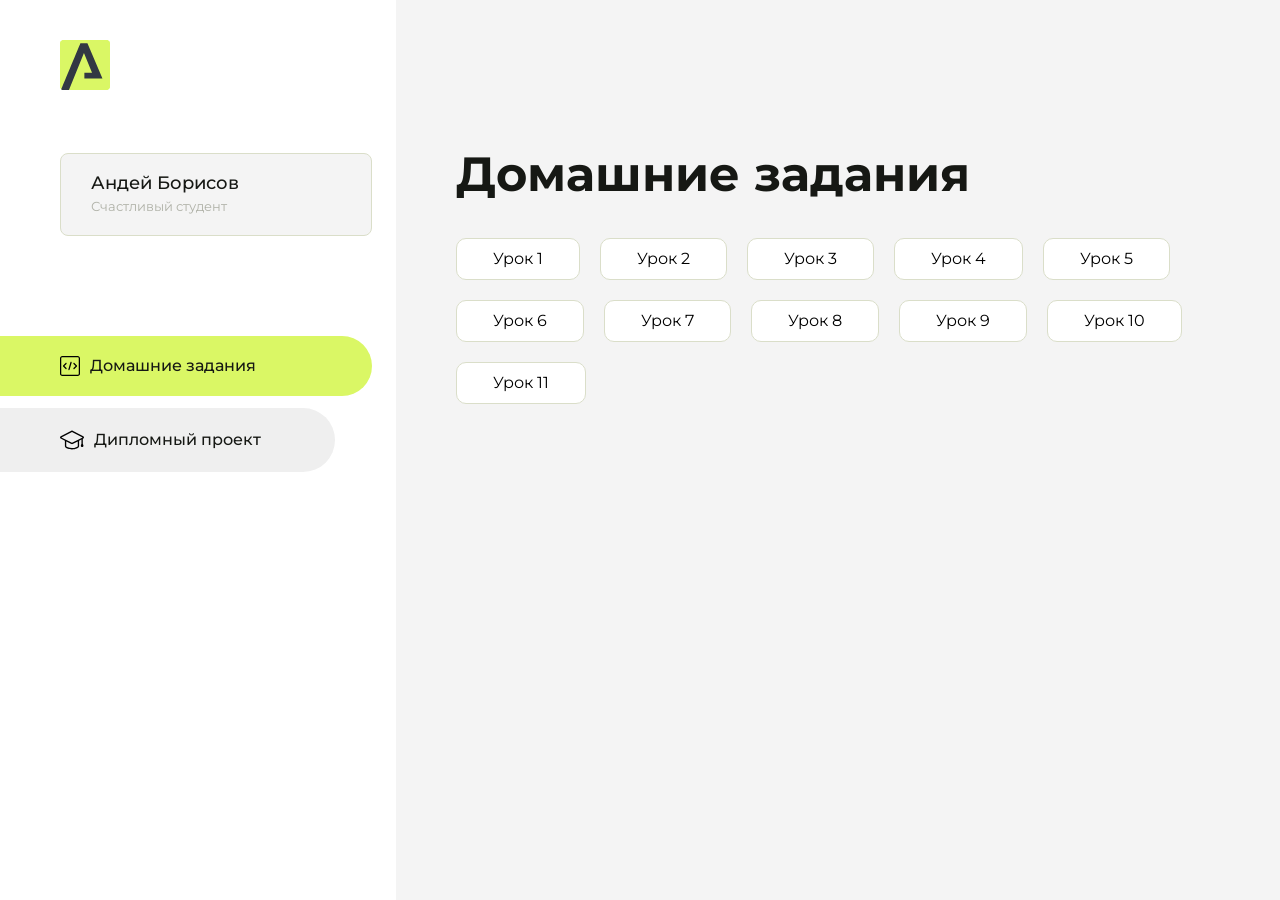
<file: index.html>
<!DOCTYPE html>
<html lang="en">
<head>
    <meta charset="UTF-8">
    <meta name="viewport" content="width=device-width, initial-scale=1.0">
    <title>Домашняя работа</title>
    <link rel="shortcut icon" href="src/logo.ico" type="image/x-icon">
    <link rel="preconnect" href="https://fonts.googleapis.com">
    <link rel="preconnect" href="https://fonts.gstatic.com" crossorigin>
    <link href="https://fonts.googleapis.com/css2?family=Montserrat:wght@400;500;700&family=Rubik:wght@500&display=swap"
          rel="stylesheet">
    <link rel="stylesheet" href="src/style.css">
</head>
<body id="body">
<div class="overlay" id="overlay"></div>
<div class="layout">
    <div class="burger" id="burger">
        <svg viewBox="0 0 24 24" fill="none" xmlns="http://www.w3.org/2000/svg">
            <g id="SVGRepo_bgCarrier" stroke-width="0"></g>
            <g id="SVGRepo_tracerCarrier" stroke-linecap="round" stroke-linejoin="round"></g>
            <g id="SVGRepo_iconCarrier">
                <path d="M4 18L20 18" stroke="#DAF765" stroke-width="2" stroke-linecap="round"></path>
                <path d="M4 12L20 12" stroke="#DAF765" stroke-width="2" stroke-linecap="round"></path>
                <path d="M4 6L20 6" stroke="#DAF765" stroke-width="2" stroke-linecap="round"></path>
            </g>
        </svg>
    </div>
    <aside class="sidebar" id="sidebar">
        <div class="sidebar__inner">
            <div class="logo">
                <svg width="50" height="50" viewBox="0 0 50 50" fill="none" xmlns="http://www.w3.org/2000/svg">
                    <g clip-path="url(#clip0_513_74730)">
                        <path d="M46.17 -0.257004H3.83C1.57281 -0.257004 -0.257 1.57281 -0.257 3.83V46.17C-0.257 48.4272 1.57281 50.257 3.83 50.257H46.17C48.4272 50.257 50.257 48.4272 50.257 46.17V3.83C50.257 1.57281 48.4272 -0.257004 46.17 -0.257004Z"
                              fill="#DAF765"/>
                        <path d="M24.375 38.4H42.461L27.441 3.1585H20.4355C20.4355 3.1585 6.7895 35.881 1.1945 49.294C2.015 50.0275 3.0945 50.257 3.6945 50.257H8.8445L23.954 13.07L32.0465 32.8285H24.375V38.4Z"
                              fill="#323843"/>
                    </g>
                    <defs>
                        <clipPath id="clip0_513_74730">
                            <rect width="50" height="50" fill="white"/>
                        </clipPath>
                    </defs>
                </svg>
            </div>
            <div class="sidebar__user">
                <div class="sidebar__name">Андей Борисов</div>
                <div class="sidebar__text">Счастливый студент</div>
            </div>
            <div class="sidebar__tabs">
                <div class="sidebar__item">
                    <button class="sidebar__button active" id="tasks">
                        <svg xmlns="http://www.w3.org/2000/svg" width="20" height="20" viewBox="0 0 20 20" fill="none">
                            <g clip-path="url(#clip0_704_74543)">
                                <path d="M17.7083 20H2.29167C1.0275 20 0 18.9725 0 17.7083V2.29167C0 1.0275 1.0275 0 2.29167 0H17.7083C18.9725 0 20 1.0275 20 2.29167V17.7083C20 18.9725 18.9725 20 17.7083 20ZM2.29167 1.25C1.7175 1.25 1.25 1.7175 1.25 2.29167V17.7083C1.25 18.2825 1.7175 18.75 2.29167 18.75H17.7083C18.2825 18.75 18.75 18.2825 18.75 17.7083V2.29167C18.75 1.7175 18.2825 1.25 17.7083 1.25H2.29167Z"
                                      fill="black"/>
                                <path d="M6.04167 13.125C5.88167 13.125 5.72167 13.0642 5.6 12.9417L3.1 10.4417C2.85583 10.1975 2.85583 9.80167 3.1 9.5575L5.6 7.0575C5.84417 6.81333 6.24 6.81333 6.48417 7.0575C6.72833 7.30167 6.72833 7.6975 6.48417 7.94167L4.42583 10L6.48417 12.0583C6.72833 12.3025 6.72833 12.6983 6.48417 12.9425C6.36167 13.0642 6.20167 13.125 6.04167 13.125Z"
                                      fill="black"/>
                                <path d="M8.95833 14.1667C8.9 14.1667 8.84 14.1583 8.78167 14.1417C8.45083 14.0442 8.26083 13.6967 8.35833 13.3658L10.4417 6.28251C10.5392 5.95084 10.8892 5.76417 11.2175 5.85917C11.5483 5.95667 11.7383 6.30417 11.6408 6.63501L9.5575 13.7183C9.47833 13.9908 9.22833 14.1667 8.95833 14.1667Z"
                                      fill="black"/>
                                <path d="M13.9583 13.125C13.7983 13.125 13.6383 13.0642 13.5167 12.9417C13.2725 12.6975 13.2725 12.3017 13.5167 12.0575L15.575 9.99916L13.5167 7.94083C13.2725 7.69666 13.2725 7.30083 13.5167 7.05666C13.7608 6.81249 14.1567 6.81249 14.4008 7.05666L16.9008 9.55666C17.145 9.80083 17.145 10.1967 16.9008 10.4408L14.4008 12.9408C14.2783 13.0642 14.1183 13.125 13.9583 13.125Z"
                                      fill="black"/>
                            </g>
                            <defs>
                                <clipPath id="clip0_704_74543">
                                    <rect width="20" height="20" fill="white"/>
                                </clipPath>
                            </defs>
                        </svg>
                        <span>Домашние задания</span></button>
                </div>
                <div class="sidebar__item">
                    <button class="sidebar__button" id="diplom">
                        <svg xmlns="http://www.w3.org/2000/svg" width="24" height="24" viewBox="0 0 24 24" fill="none">
                            <g clip-path="url(#clip0_704_74553)">
                                <path d="M23.2628 10.5971C23.7176 10.365 24 9.90375 24 9.39337C24 8.883 23.7176 8.42175 23.2628 8.18962L12.6135 2.75362C12.2291 2.55824 11.7705 2.55787 11.3854 2.75399L0.736875 8.19C0.282375 8.42175 0 8.883 0 9.39337C0 9.90375 0.282375 10.365 0.736875 10.5971L4.89038 12.7177V18.2074C4.89038 19.8154 8.412 21.393 12 21.393C15.5884 21.393 19.1096 19.815 19.1096 18.2074V12.7174L21.4609 11.517V15.8017L20.901 17.2305C20.7409 17.6389 20.7934 18.0994 21.0405 18.4616C21.2876 18.8246 21.6979 19.041 22.1366 19.041C22.5754 19.041 22.9852 18.8246 23.2324 18.462C23.4795 18.099 23.532 17.6385 23.3719 17.2301L22.8124 15.8021V10.827L23.2628 10.5971ZM17.7623 18.1721C17.6198 18.6375 15.3491 20.0419 12 20.0419C8.65088 20.0419 6.38025 18.6375 6.2415 18.2074V12.3037L6.23887 12.3019C6.23812 12.057 6.1065 11.8207 5.87325 11.7019L1.3515 9.39337L12 3.95737L22.6489 9.39337L12 14.8294L5.87325 11.7019C5.54063 11.5331 4.6695 11.6674 4.5 12C4.33012 12.3322 4.55813 12.5479 4.89038 12.7177L11.3857 16.0331C11.5781 16.1314 11.7889 16.1805 12 16.1805C12.2107 16.1805 12.4222 16.1314 12.6146 16.0331L17.7593 13.407L17.7623 18.1721Z"
                                      fill="black"/>
                            </g>
                            <defs>
                                <clipPath id="clip0_704_74553">
                                    <rect width="24" height="24" fill="white"/>
                                </clipPath>
                            </defs>
                        </svg>
                        <span>Дипломный проект</span></button>
                </div>
            </div>
        </div>

    </aside>
    <div class="content">
        <div class="container">
            <div class="content__block" id="tasksBlock">
                <div class="content__title">Домашние задания</div>
                <ul class="content__list">
                    <li class="content__list-item">
                        <a href="lesson_01/index.html">Урок 1</a>
                    </li>
                    <li class="content__list-item">
                        <a href="02_Homework_article_markup/index.html">Урок 2</a>
                    </li>
                    <li class="content__list-item">
                        <a href="03_table/index.html">Урок 3</a>
                    </li>
                    <li class="content__list-item">
                        <a href="04_form-practic/index.html">Урок 4</a>
                    </li>
                    <li class="content__list-item">
                        <a href="05_article/article.html">Урок 5</a>
                    </li>
                    <li class="content__list-item">
                        <a href="06_flexbox/index.html">Урок 6</a>
                    </li>
                    <li class="content__list-item">
                        <a href="07_pseudo-elements/article.html">Урок 7</a>
                    </li>
                    <li class="content__list-item">
                        <a href="08_forma/index.html">Урок 8</a>
                    </li>
                    <li class="content__list-item">
                        <a href="09_shapka-podval/article.html">Урок 9</a>
                    </li>
                    <li class="content__list-item">
                        <a href="10_shapka-podval/index.html">Урок 10</a>
                    </li>
                    <li class="content__list-item">
                        <a href="11_focus-faq/index.html">Урок 11</a>
                    </li>
                </ul>
            </div>
            <div class="content__block hidden" id="diplomBlock">
                <div class="content__title">Дипломный проект</div>
                <div class="content__list-diplom">
                    <a href="ПАПКА-С-НОМЕРОМ-УРОКА">Ссылка на ДЗ</a>
                </div>
                <div class="content__decor">
                    <div class="content__decor-text">Давай проверим, чему ты научился!</div>
                    <div class="content__decor-img">
                        <img src="src/decor.png" alt="decor">
                    </div>
                </div>
            </div>
        </div>
    </div>
</div>
<script src="src/index.js"></script>
</body>
</html>
</file>
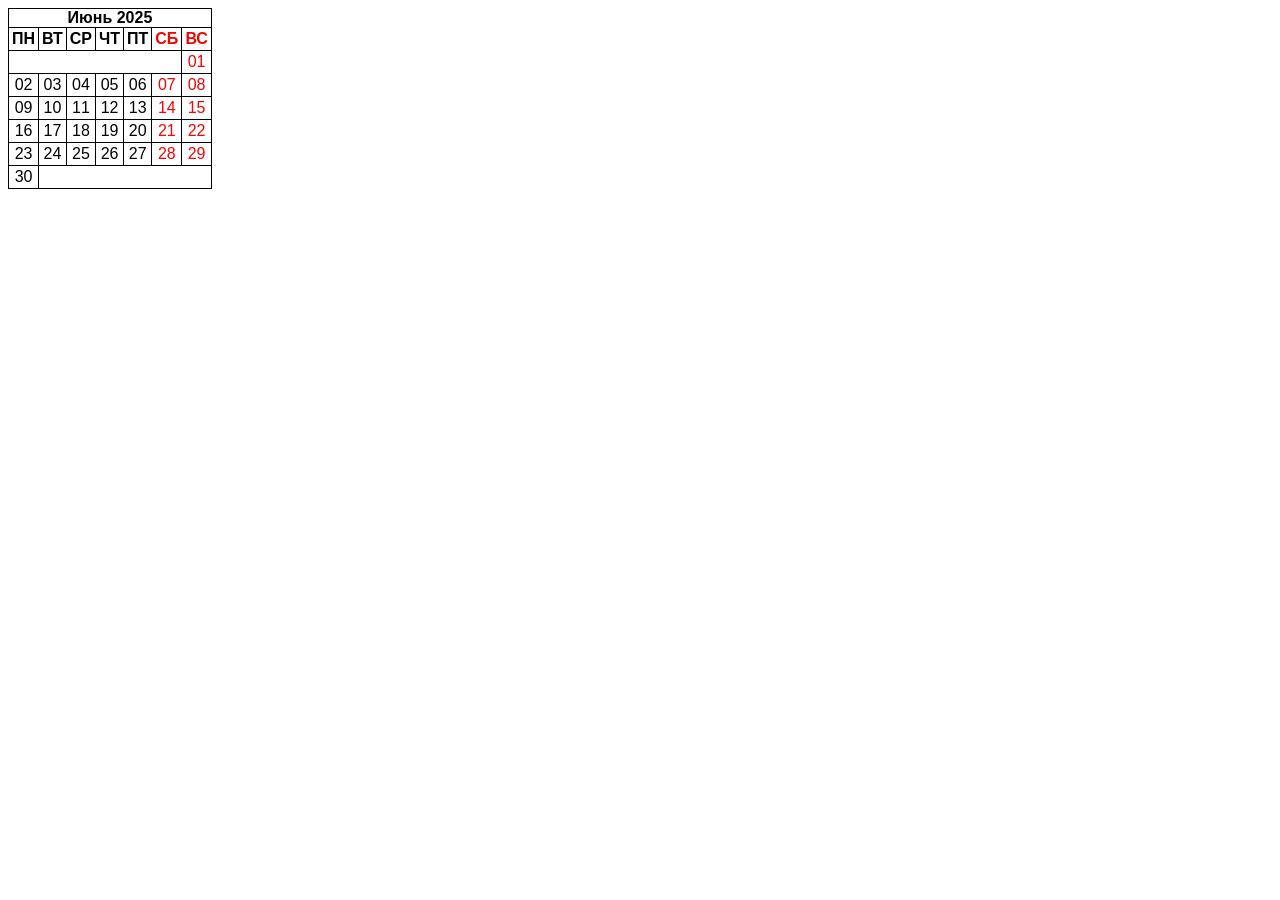
<file: 03_table/index.html>
<!doctype html>
<html lang="en">
  <head>
    <meta charset="UTF-8" />
    <meta name="viewport" content="width=device-width, initial-scale=1.0" />
    <link rel="stylesheet" href="style.css" />
    <title>Table</title>
  </head>
  <body>
    <table>
      <caption>
        Июнь 2025
      </caption>
      <thead>
        <tr>
          <th>ПН</th>
          <th>ВТ</th>
          <th>СР</th>
          <th>ЧТ</th>
          <th>ПТ</th>
          <th class="color-red">СБ</th>
          <th class="color-red">ВС</th>
        </tr>
      </thead>
      <tbody>
        <tr>
          <td colspan="6"></td>
          <td class="color-red">01</td>
        </tr>
        <tr>
          <td>02</td>
          <td>03</td>
          <td>04</td>
          <td>05</td>
          <td>06</td>
          <td class="color-red">07</td>
          <td class="color-red">08</td>
        </tr>
        <tr>
          <td>09</td>
          <td>10</td>
          <td>11</td>
          <td>12</td>
          <td>13</td>
          <td class="color-red">14</td>
          <td class="color-red">15</td>
        </tr>
        <tr>
          <td>16</td>
          <td>17</td>
          <td>18</td>
          <td>19</td>
          <td>20</td>
          <td class="color-red">21</td>
          <td class="color-red">22</td>
        </tr>
        <tr>
          <td>23</td>
          <td>24</td>
          <td>25</td>
          <td>26</td>
          <td>27</td>
          <td class="color-red">28</td>
          <td class="color-red">29</td>
        </tr>
        <tr>
          <td>30</td>
          <td colspan="6"></td>
        </tr>
      </tbody>
    </table>
  </body>
</html>
</file>
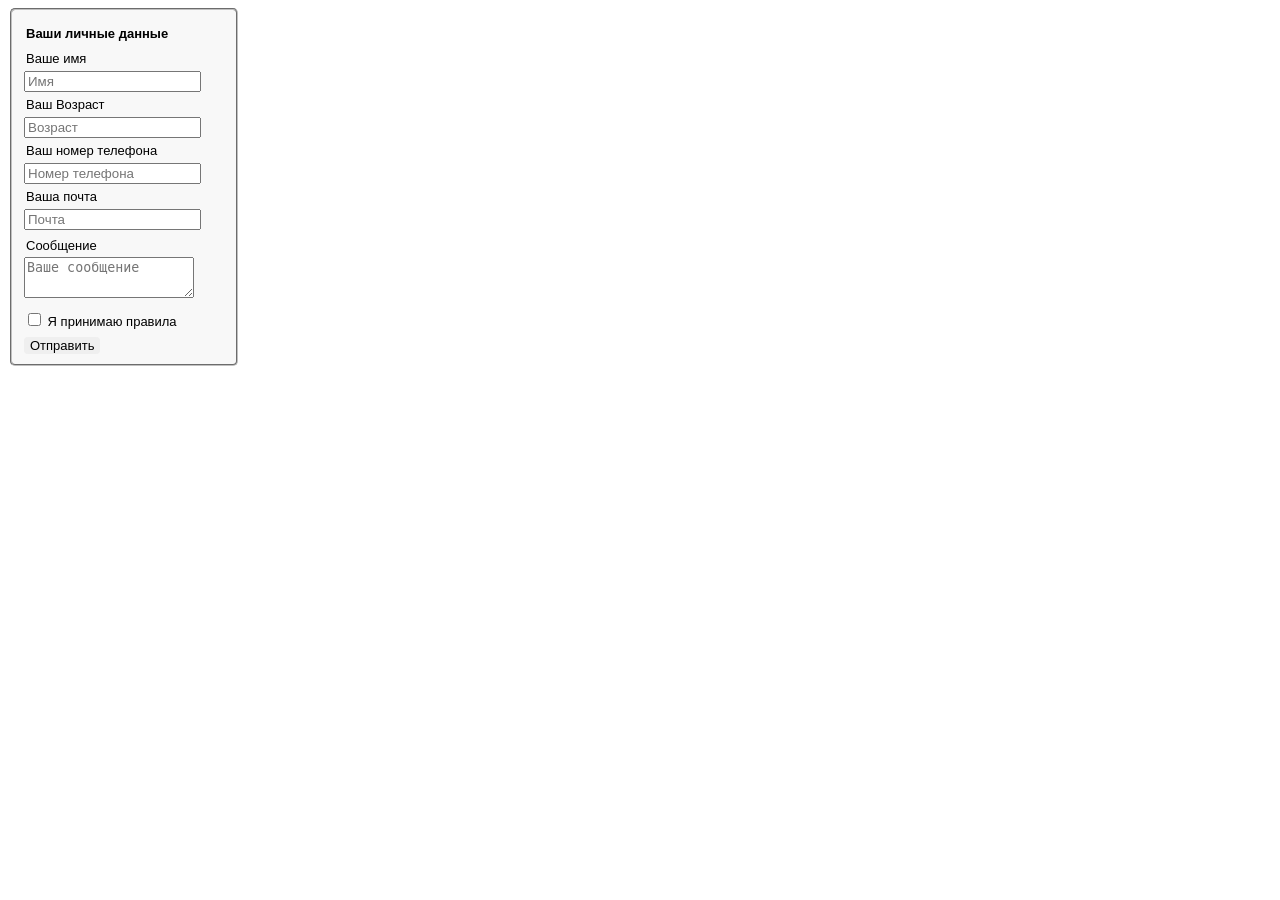
<file: 04_form-practic/index.html>
<!doctype html>
<html lang="en">
  <head>
    <meta charset="UTF-8" />
    <meta name="viewport" content="width=device-width, initial-scale=1.0" />
    <link rel="stylesheet" href="style.css" />
    <title>Практика по формам</title>
  </head>
  <body>
    <fieldset class="block-1">
      <form>
        <legend class="title">Ваши личные данные</legend>
        <legend class="name">Ваше имя</legend>
        <label for="first-name">
          <input type="text" placeholder="Имя" name="name" required />
        </label>
        <legend class="age">Ваш Возраст</legend>
        <label>
          <input
            type="number"
            placeholder="Возраст"
            name="phone"
            inputmode="numeric"
            required
          />
        </label>
        <legend class="tel">Ваш номер телефона</legend>
        <label>
          <input
            type="tel"
            placeholder="Номер телефона"
            name="phone"
            inputmode="tel"
            required
          />
        </label>
        <legend class="email">Ваша почта</legend>
        <label>
          <input
            type="email"
            placeholder="Почта"
            name="phone"
            inputmode="email"
            required
          />
        </label>
        <legend class="message">Сообщение</legend>
        <textarea
          name="message"
          placeholder="Ваше сообщение"
          required
        ></textarea>
        <label class="check">
          <input type="checkbox" required />
          Я принимаю правила
        </label>
        <button class="button" type="submit">Отправить</button>
      </form>
    </fieldset>
  </body>
</html>
</file>
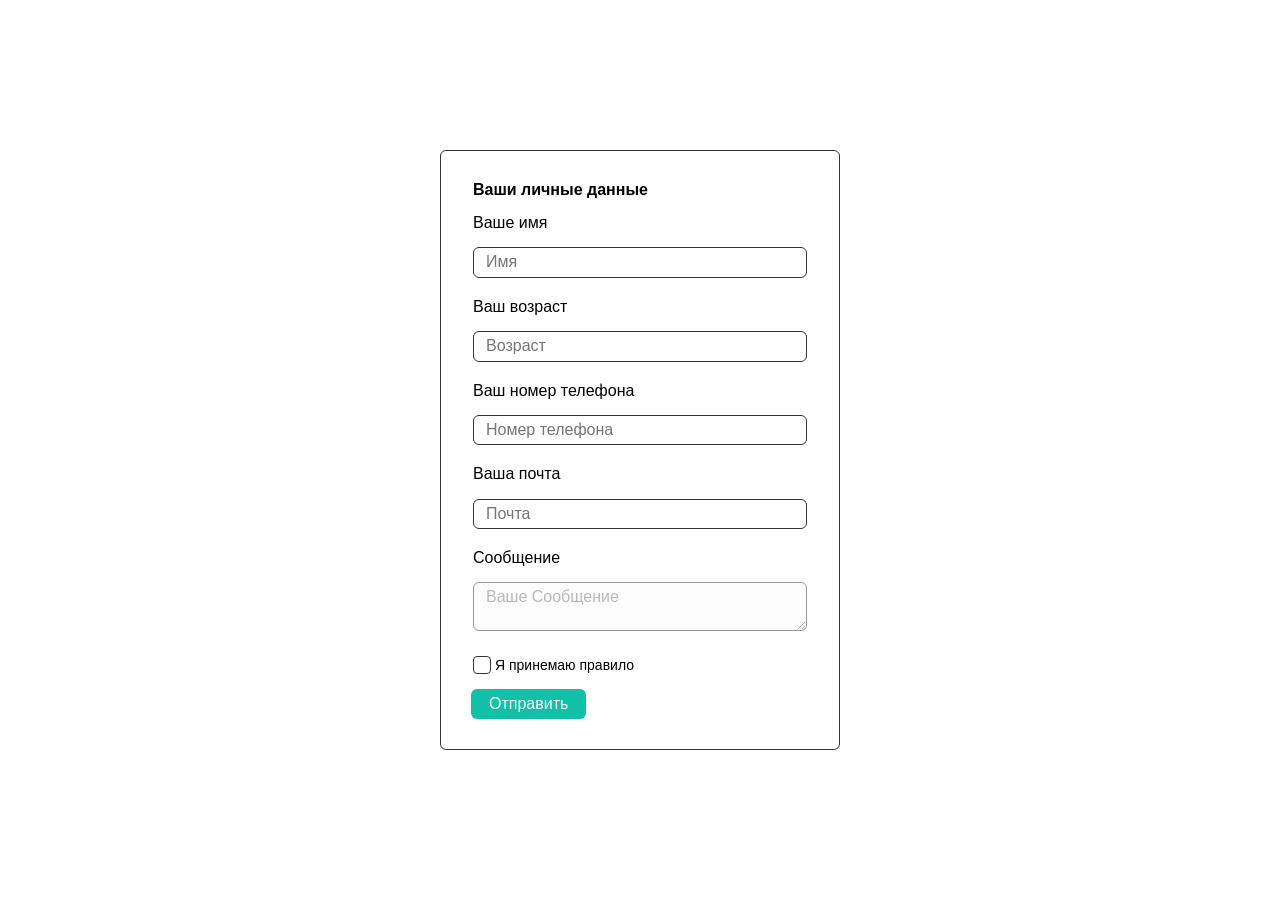
<file: 08_forma/index.html>
<!doctype html>
<html lang="en">
  <head>
    <meta charset="UTF-8" />
    <meta name="viewport" content="width=device-width, initial-scale=1.0" />
    <link rel="stylesheet" href="style.css" />
    <link rel="stylesheet" href="./normalize.css" />
    <title>Prepod-form</title>
  </head>
  <body>
    <form class="form">
      <fieldset class="form-group">
        <legend class="form-group-title">Ваши личные данные</legend>
        <label for="name" class="label">Ваше имя</label>
        <input
          id="name"
          class="input"
          type="text"
          placeholder="Имя"
          name="name"
          required
        />
        <label for="age" class="label">Ваш возраст</label>
        <input
          id="age"
          class="input"
          type="number"
          placeholder="Возраст"
          name="age"
          required
        />
        <label for="phone" class="label">Ваш номер телефона</label>
        <input
          id="phone"
          class="input"
          type="tel"
          inputmode="numeric"
          placeholder="Номер телефона"
          name="phone"
          required
        />
        <label for="email" class="label">Ваша почта</label>
        <input
          id="email"
          class="input"
          type="email"
          placeholder="Почта"
          name="email"
          required
        />
      </fieldset>
      <fieldset class="form-group">
        <label for="massage" class="label">Сообщение</label>
        <textarea
          id="massage"
          class="textarea"
          placeholder="Ваше Сообщение"
          name="massage"
          disabled
          required
        ></textarea>
        <label class="label label-checkbox">
          <input
            class="checkbox"
            type="checkbox"
            name="checkbox"
            required
          /><span class="checkbox-text">Я принемаю правило</span>
        </label>
      </fieldset>
      <button class="button">Отправить</button>
    </form>
  </body>
</html>
</file>
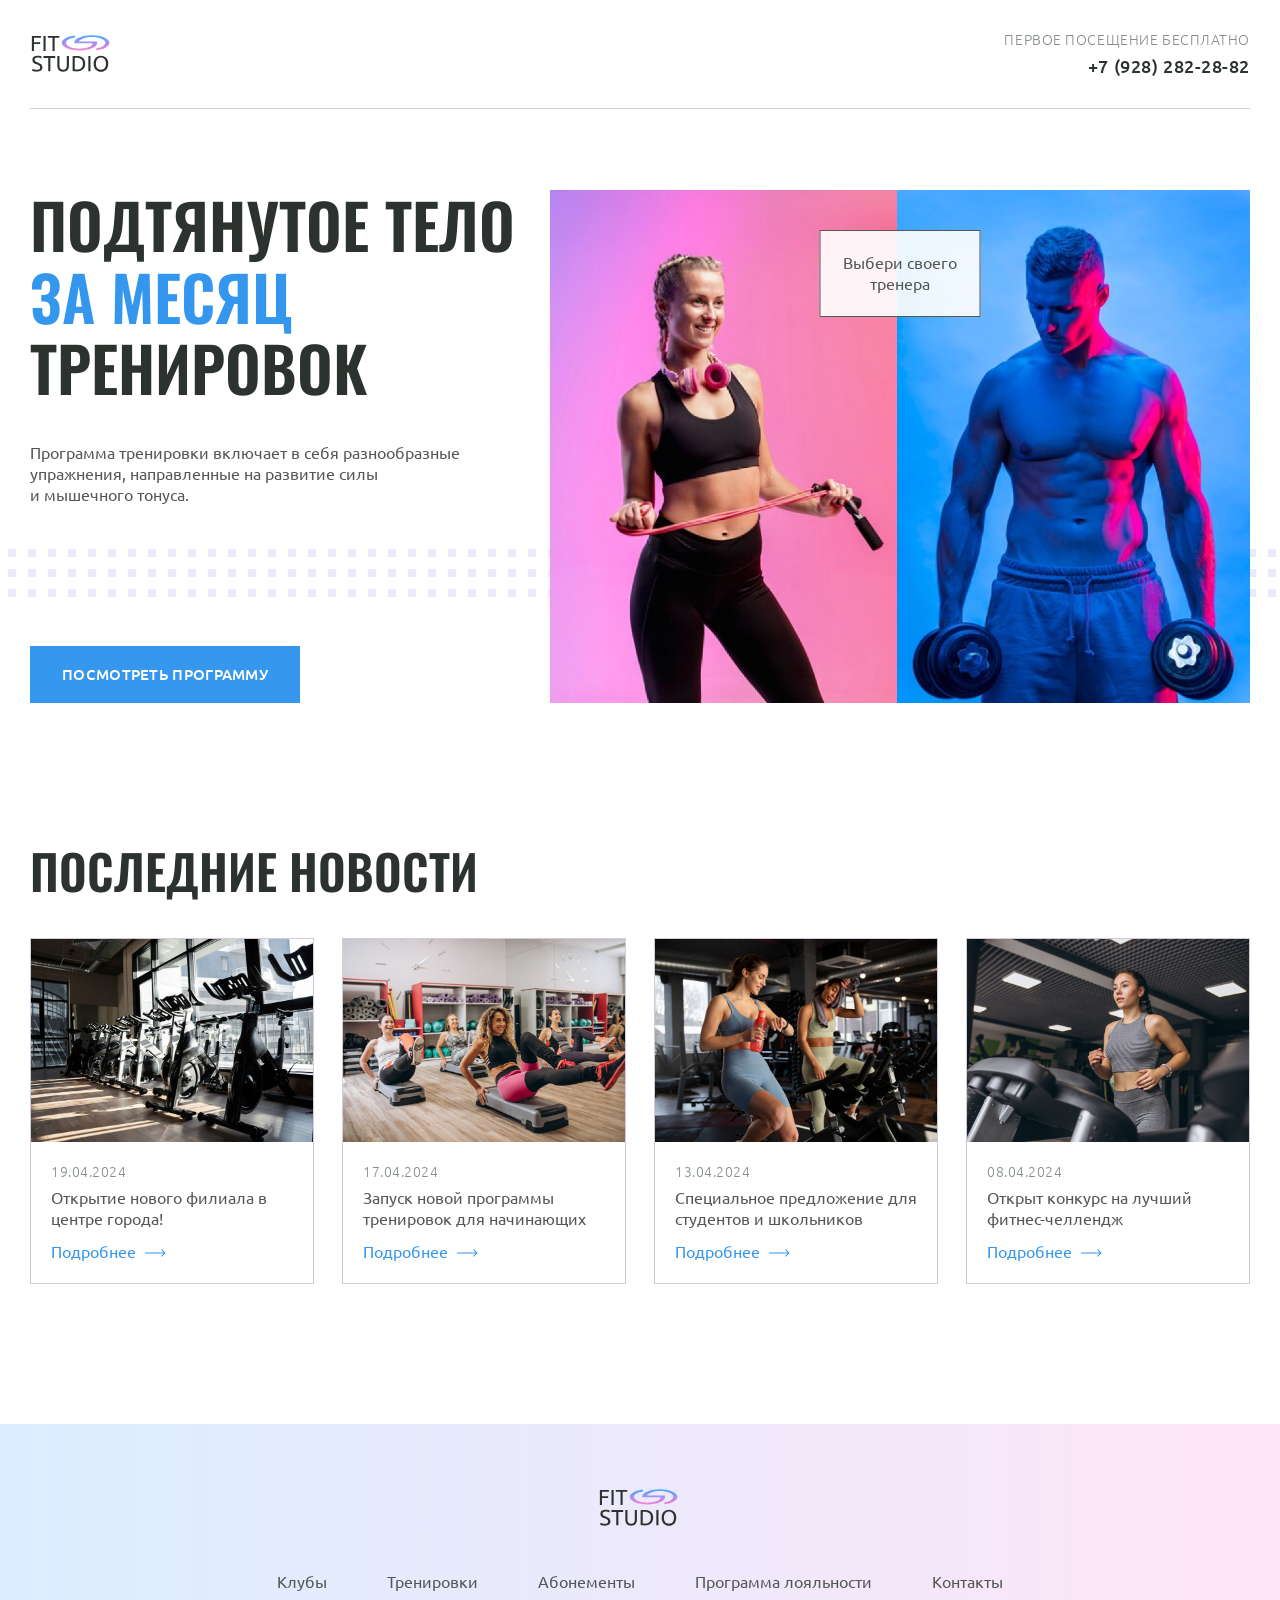
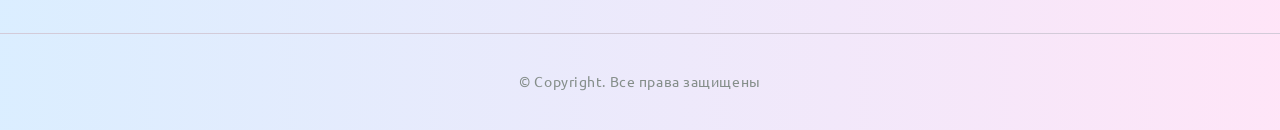
<file: 10_shapka-podval/index.html>
<!doctype html>
<html lang="ru">
  <head>
    <meta charset="UTF-8" />
    <meta name="viewport" content="width=device-width, initial-scale=1.0" />
    <title>Fit Studio - Главная</title>
    <link rel="stylesheet" href="./css/normalize.css" />
    <link rel="stylesheet" href="./css/fonts.css" />
    <link rel="stylesheet" href="./css/globals.css" />
    <link rel="stylesheet" href="./css/header.css" />
    <link rel="stylesheet" href="./css/index.css" />
    <link rel="stylesheet" href="./css/footer.css" />
    <link
      rel="icon"
      type="image/svg+xml"
      sizes="128x128"
      href="./images/favicon.svg"
    />
  </head>
  <body>
    <header class="header">
      <div class="container">
        <div class="header-inner">
          <a href="/">
            <img
              src="./images/logo.svg"
              width="84"
              height="45"
              alt="Логотип fit Studio"
            />
          </a>
          <div class="phone text-sub">
            <p>Первое посещение бесплатно</p>
            <a href="tel:+79282822882">+7 (928) 282-28-82</a>
          </div>
        </div>
      </div>
    </header>
    <section class="hero section">
      <div class="container hero-container">
        <div class="hero-info">
          <h1>Подтянутое тело <strong>за месяц</strong> тренировок</h1>
          <p class="text">
            Программа тренировки включает в себя разнообразные упражнения,
            направленные на развитие силы и мышечного тонуса.
          </p>
          <a class="button" href="">Посмотреть программу</a>
        </div>
        <div class="hero-images">
          <p class="hero-choose text">Выбери своего тренера</p>
          <img
            src="./images/sporty-woman.jpg"
            width="347"
            height="513"
            alt="Спортивная девушка держит в руках скакалку"
          />
          <img
            src="./images/sporty-man.jpg"
            width="353"
            height="513"
            alt="Спортивный мужчина держит в руках гантели"
          />
        </div>
      </div>
    </section>
    <section class="news section">
      <div class="container">
        <h2 class="title-large">Последние новости</h2>
        <div class="news-container">
          <article class="news-article">
            <header>
              <img
                src="./images/news/news-img-1.jpg"
                width="284"
                height="203"
                alt="Велотренажеры в спортивном зале"
              />
              <div class="news-info">
                <time class="news-date text-sub" datetime="19-04-2024">
                  19.04.2024
                </time>
                <h3 class="text">Открытие нового филиала в центре города!</h3>
              </div>
            </header>
            <footer>
              <a class="news-link" href="article.html">Подробнее</a>
            </footer>
          </article>
          <article class="news-article">
            <header>
              <img
                src="./images/news/news-img-2.jpg"
                width="284"
                height="203"
                alt="Группа женщин занимается спортом"
              />
              <div class="news-info">
                <time class="news-date text-sub" datetime="17-04-2024">
                  17.04.2024
                </time>
                <h3 class="text">
                  Запуск новой программы тренировок для начинающих
                </h3>
              </div>
            </header>
            <footer>
              <a class="news-link" href="article.html">Подробнее</a>
            </footer>
          </article>
          <article class="news-article">
            <header>
              <img
                src="./images/news/news-img-3.jpg"
                width="284"
                height="203"
                alt="Две девушки занимается на велотренажере"
              />
              <div class="news-info">
                <time class="news-date text-sub" datetime="13-04-2024">
                  13.04.2024
                </time>
                <h3 class="text">
                  Специальное предложение для студентов и школьников
                </h3>
              </div>
            </header>
            <footer>
              <a class="news-link" href="article.html">Подробнее</a>
            </footer>
          </article>
          <article class="news-article">
            <header>
              <img
                src="./images/news/news-img-4.jpg"
                width="284"
                height="203"
                alt="Девушка занимается на беговой дорожке"
              />
              <div class="news-info">
                <time class="news-date text-sub" datetime="08-04-2024">
                  08.04.2024
                </time>
                <h3 class="text">Открыт конкурс на лучший фитнес-челлендж</h3>
              </div>
            </header>
            <footer>
              <a class="news-link" href="article.html">Подробнее</a>
            </footer>
          </article>
        </div>
      </div>
    </section>
    <footer class="footer">
      <div class="footer-top">
        <div class="container">
          <a class="footer-logo" href="/">
            <img
              src="./images/logo.svg"
              width="84"
              height="45"
              alt="Логотип fit Studio"
            />
          </a>
          <nav class="menu">
            <ul>
              <li><a href="#">Клубы</a></li>
              <li><a href="#">Тренировки</a></li>
              <li><a href="#">Абонементы</a></li>
              <li><a href="#">Программа лояльности</a></li>
              <li><a href="#">Контакты</a></li>
            </ul>
          </nav>
        </div>
      </div>
      <div class="container">
        <p class="copyright">&copy; Copyright. Все права защищены</p>
      </div>
    </footer>
  </body>
</html>
</file>
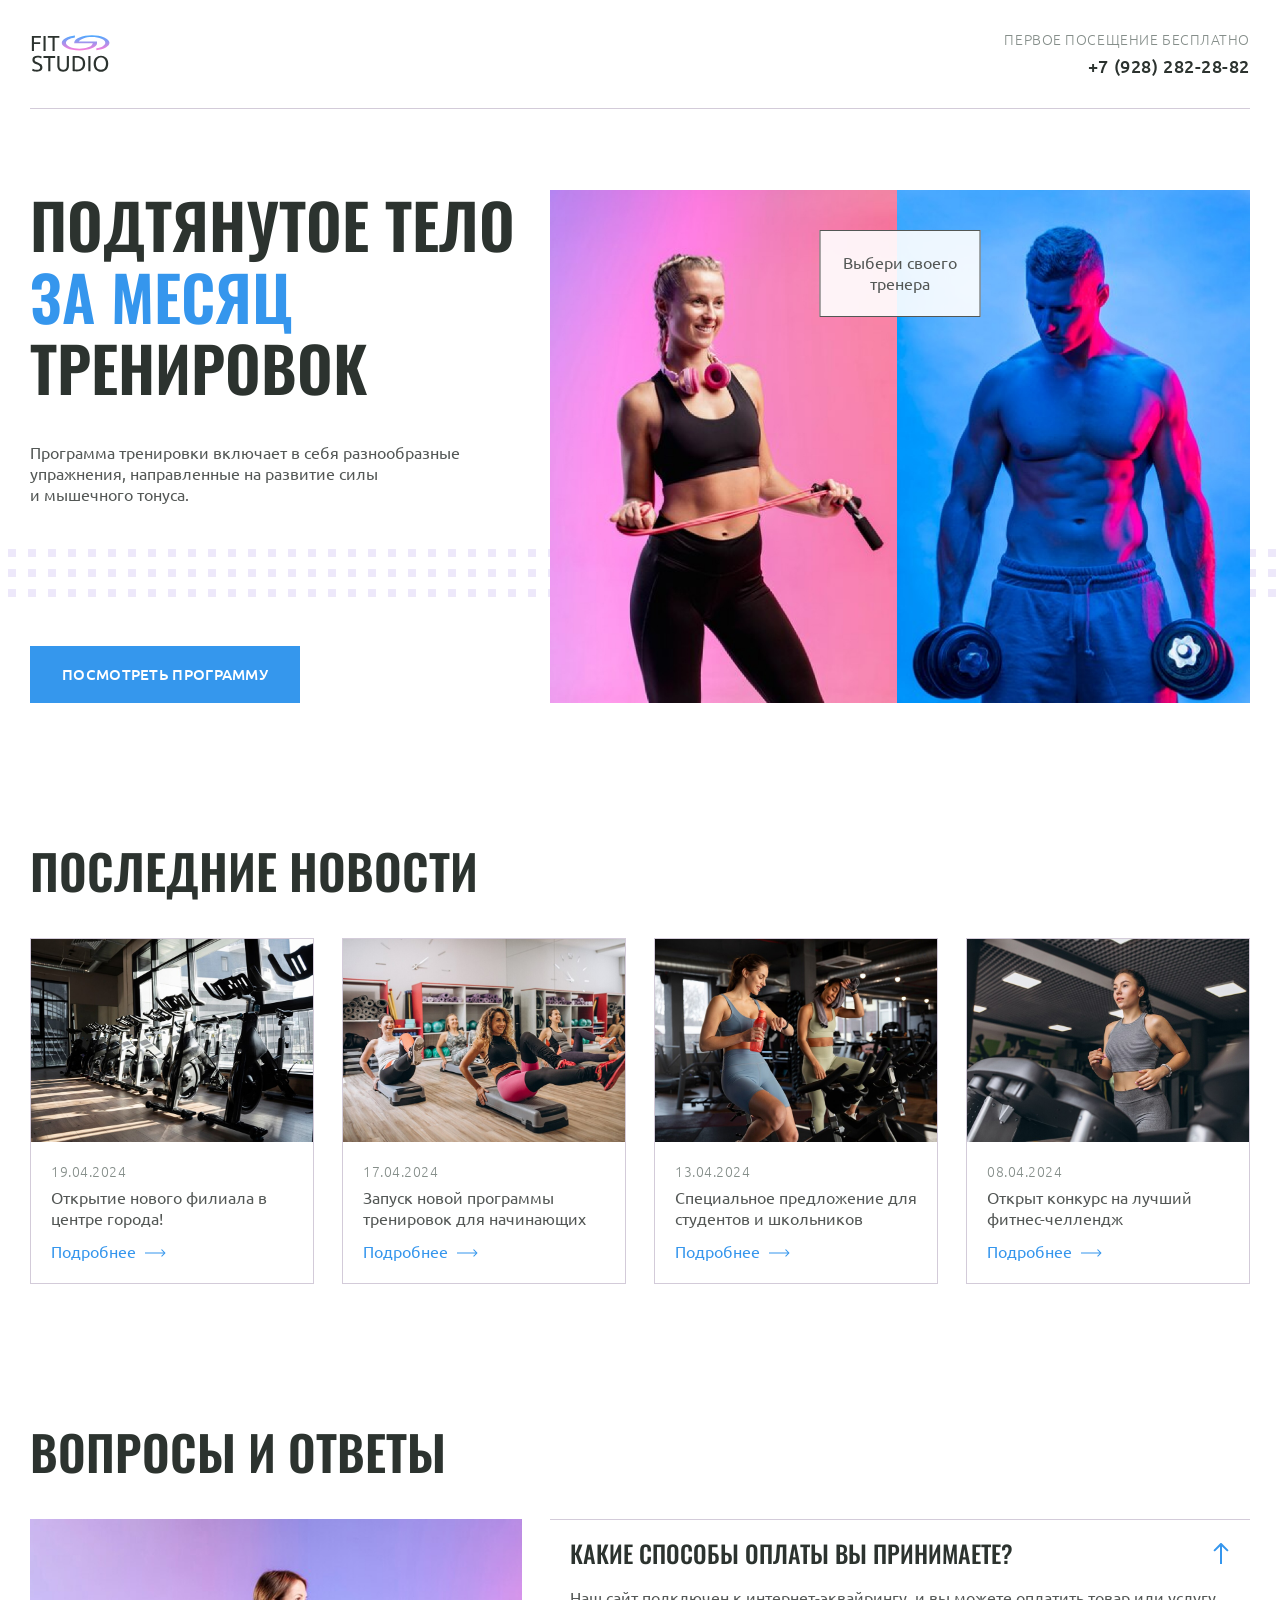
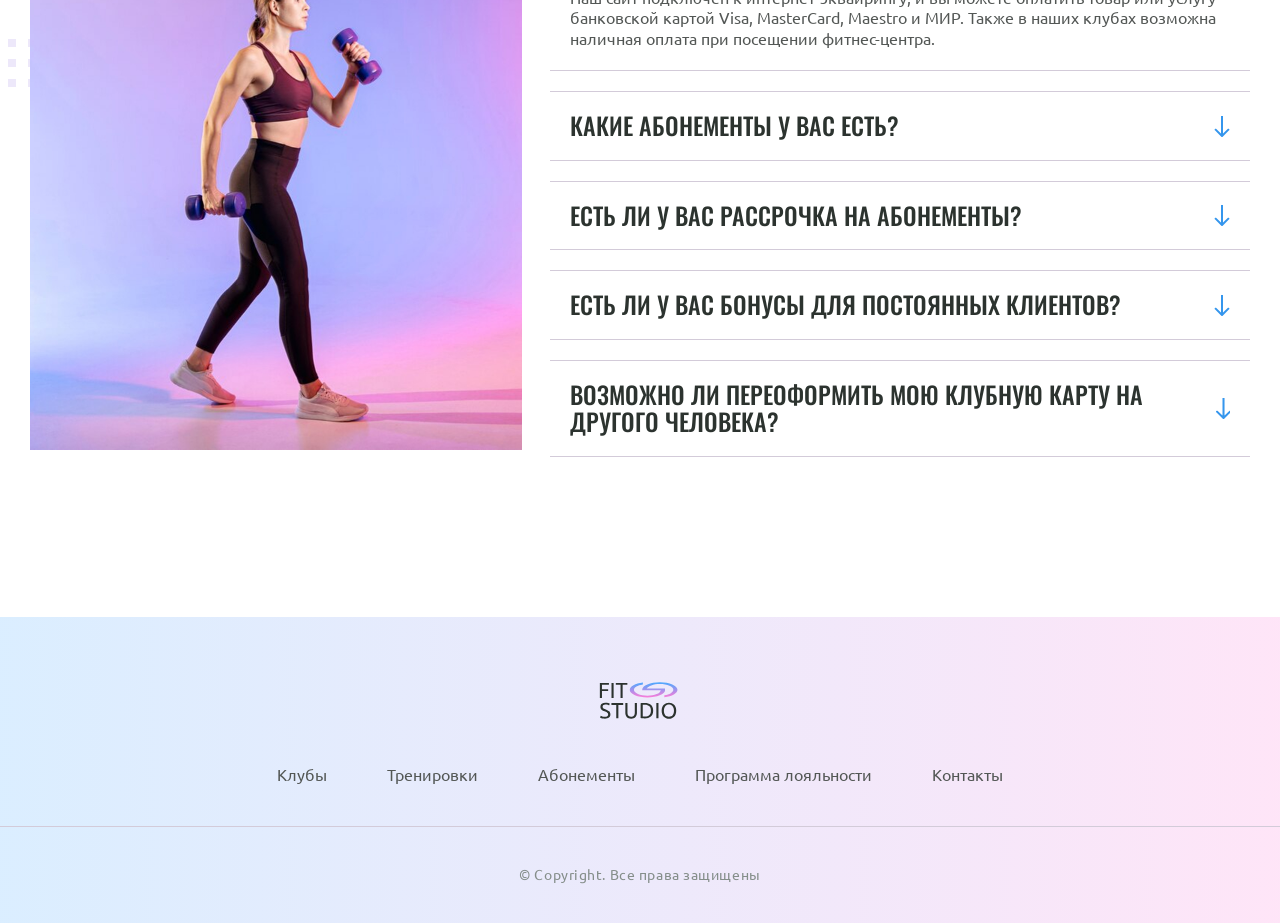
<file: 11_focus-faq/index.html>
<!doctype html>
<html lang="ru">
  <head>
    <meta charset="UTF-8" />
    <meta name="viewport" content="width=device-width, initial-scale=1.0" />
    <title>Fit Studio - Главная</title>
    <link rel="stylesheet" href="./css/normalize.css" />
    <link rel="stylesheet" href="./css/fonts.css" />
    <link rel="stylesheet" href="./css/globals.css" />
    <link rel="stylesheet" href="./css/header.css" />
    <link rel="stylesheet" href="./css/index.css" />
    <link rel="stylesheet" href="./css/footer.css" />
    <link
      rel="icon"
      type="image/svg+xml"
      sizes="128x128"
      href="./images/favicon.svg"
    />
  </head>
  <body>
    <header class="header">
      <div class="container">
        <div class="header-inner">
          <a href="index.html">
            <img
              src="./images/logo.svg"
              width="84"
              height="45"
              alt="Логотип fit Studio"
            />
          </a>
          <div class="phone text-sub">
            <p>Первое посещение бесплатно</p>
            <a href="tel:+79282822882">+7 (928) 282-28-82</a>
          </div>
        </div>
      </div>
    </header>
    <section class="hero section">
      <div class="container hero-container">
        <div class="hero-info">
          <h1>Подтянутое тело <strong>за месяц</strong> тренировок</h1>
          <p class="text">
            Программа тренировки включает в себя разнообразные упражнения,
            направленные на развитие силы и мышечного тонуса.
          </p>
          <a class="button" href="#" tabindex="">Посмотреть программу</a>
        </div>
        <div class="hero-images">
          <p class="hero-choose text">Выбери своего тренера</p>
          <img
            src="./images/sporty-woman.jpg"
            width="347"
            height="513"
            alt="Спортивная девушка держит в руках скакалку"
          />
          <img
            src="./images/sporty-man.jpg"
            width="353"
            height="513"
            alt="Спортивный мужчина держит в руках гантели"
          />
        </div>
      </div>
    </section>
    <section class="news section">
      <div class="container">
        <h2 class="title-large">Последние новости</h2>
        <div class="news-container">
          <article class="news-article">
            <header>
              <img
                src="./images/news/news-img-1.jpg"
                width="284"
                height="203"
                alt="Велотренажеры в спортивном зале"
              />
              <div class="news-info">
                <time class="news-date text-sub" datetime="19-04-2024">
                  19.04.2024
                </time>
                <h3 class="text">Открытие нового филиала в центре города!</h3>
              </div>
            </header>
            <footer>
              <a class="news-link" href="article.html">Подробнее</a>
            </footer>
          </article>
          <article class="news-article">
            <header>
              <img
                src="./images/news/news-img-2.jpg"
                width="284"
                height="203"
                alt="Группа женщин занимается спортом"
              />
              <div class="news-info">
                <time class="news-date text-sub" datetime="17-04-2024">
                  17.04.2024
                </time>
                <h3 class="text">
                  Запуск новой программы тренировок для начинающих
                </h3>
              </div>
            </header>
            <footer>
              <a class="news-link" href="article.html">Подробнее</a>
            </footer>
          </article>
          <article class="news-article">
            <header>
              <img
                src="./images/news/news-img-3.jpg"
                width="284"
                height="203"
                alt="Две девушки занимается на велотренажере"
              />
              <div class="news-info">
                <time class="news-date text-sub" datetime="13-04-2024">
                  13.04.2024
                </time>
                <h3 class="text">
                  Специальное предложение для студентов и школьников
                </h3>
              </div>
            </header>
            <footer>
              <a class="news-link" href="article.html">Подробнее</a>
            </footer>
          </article>
          <article class="news-article">
            <header>
              <img
                src="./images/news/news-img-4.jpg"
                width="284"
                height="203"
                alt="Девушка занимается на беговой дорожке"
              />
              <div class="news-info">
                <time class="news-date text-sub" datetime="08-04-2024">
                  08.04.2024
                </time>
                <h3 class="text">Открыт конкурс на лучший фитнес-челлендж</h3>
              </div>
            </header>
            <footer>
              <a class="news-link" href="article.html">Подробнее</a>
            </footer>
          </article>
        </div>
      </div>
    </section>
    <section class="faq section">
      <div class="container">
        <h2 class="title-large">Вопросы и ответы</h2>
        <div class="faq-container">
          <img
            src="./images/Sporty-woman-move.jpg"
            width="492"
            height="531"
            alt="Спортивная девушка с гантелями"
          />
          <div>
            <details name="faq" open>
              <summary class="title-medium">
                Какие способы оплаты вы принимаете?
              </summary>
              <p class="text">
                Наш сайт подключен к интернет-эквайрингу, и вы можете оплатить
                товар или услугу банковской картой Visa, MasterCard, Maestro и
                МИР. Также в наших клубах возможна наличная оплата при посещении
                фитнес-центра.
              </p>
            </details>
            <details name="faq">
              <summary class="title-medium">
                Какие абонементы у вас есть?
              </summary>
              <p class="text">
                Наш сайт подключен к интернет-эквайрингу, и вы можете оплатить
                товар или услугу банковской картой Visa, MasterCard, Maestro и
                МИР. Также в наших клубах возможна наличная оплата при посещении
                фитнес-центра.
              </p>
            </details>
            <details name="faq">
              <summary class="title-medium">
                Есть ли у вас рассрочка на абонементы?
              </summary>
              <p class="text">
                Наш сайт подключен к интернет-эквайрингу, и вы можете оплатить
                товар или услугу банковской картой Visa, MasterCard, Maestro и
                МИР. Также в наших клубах возможна наличная оплата при посещении
                фитнес-центра.
              </p>
            </details>
            <details name="faq">
              <summary class="title-medium">
                Есть ли у вас бонусы для постоянных клиентов?
              </summary>
              <p class="text">
                Наш сайт подключен к интернет-эквайрингу, и вы можете оплатить
                товар или услугу банковской картой Visa, MasterCard, Maestro и
                МИР. Также в наших клубах возможна наличная оплата при посещении
                фитнес-центра.
              </p>
            </details>
            <details name="faq">
              <summary class="title-medium">
                Возможно ли переоформить мою клубную карту на другого человека?
              </summary>
              <p class="text">
                Наш сайт подключен к интернет-эквайрингу, и вы можете оплатить
                товар или услугу банковской картой Visa, MasterCard, Maestro и
                МИР. Также в наших клубах возможна наличная оплата при посещении
                фитнес-центра.
              </p>
            </details>
          </div>
        </div>
      </div>
    </section>
    <footer class="footer">
      <div class="footer-top">
        <div class="container">
          <a class="footer-logo" href="/">
            <img
              src="./images/logo.svg"
              width="84"
              height="45"
              alt="Логотип fit Studio"
            />
          </a>
          <nav class="menu">
            <ul>
              <li><a href="#">Клубы</a></li>
              <li><a href="#">Тренировки</a></li>
              <li><a href="#">Абонементы</a></li>
              <li><a href="#">Программа лояльности</a></li>
              <li><a href="#">Контакты</a></li>
            </ul>
          </nav>
        </div>
      </div>
      <div class="container">
        <p class="copyright">&copy; Copyright. Все права защищены</p>
      </div>
    </footer>
  </body>
</html>
</file>
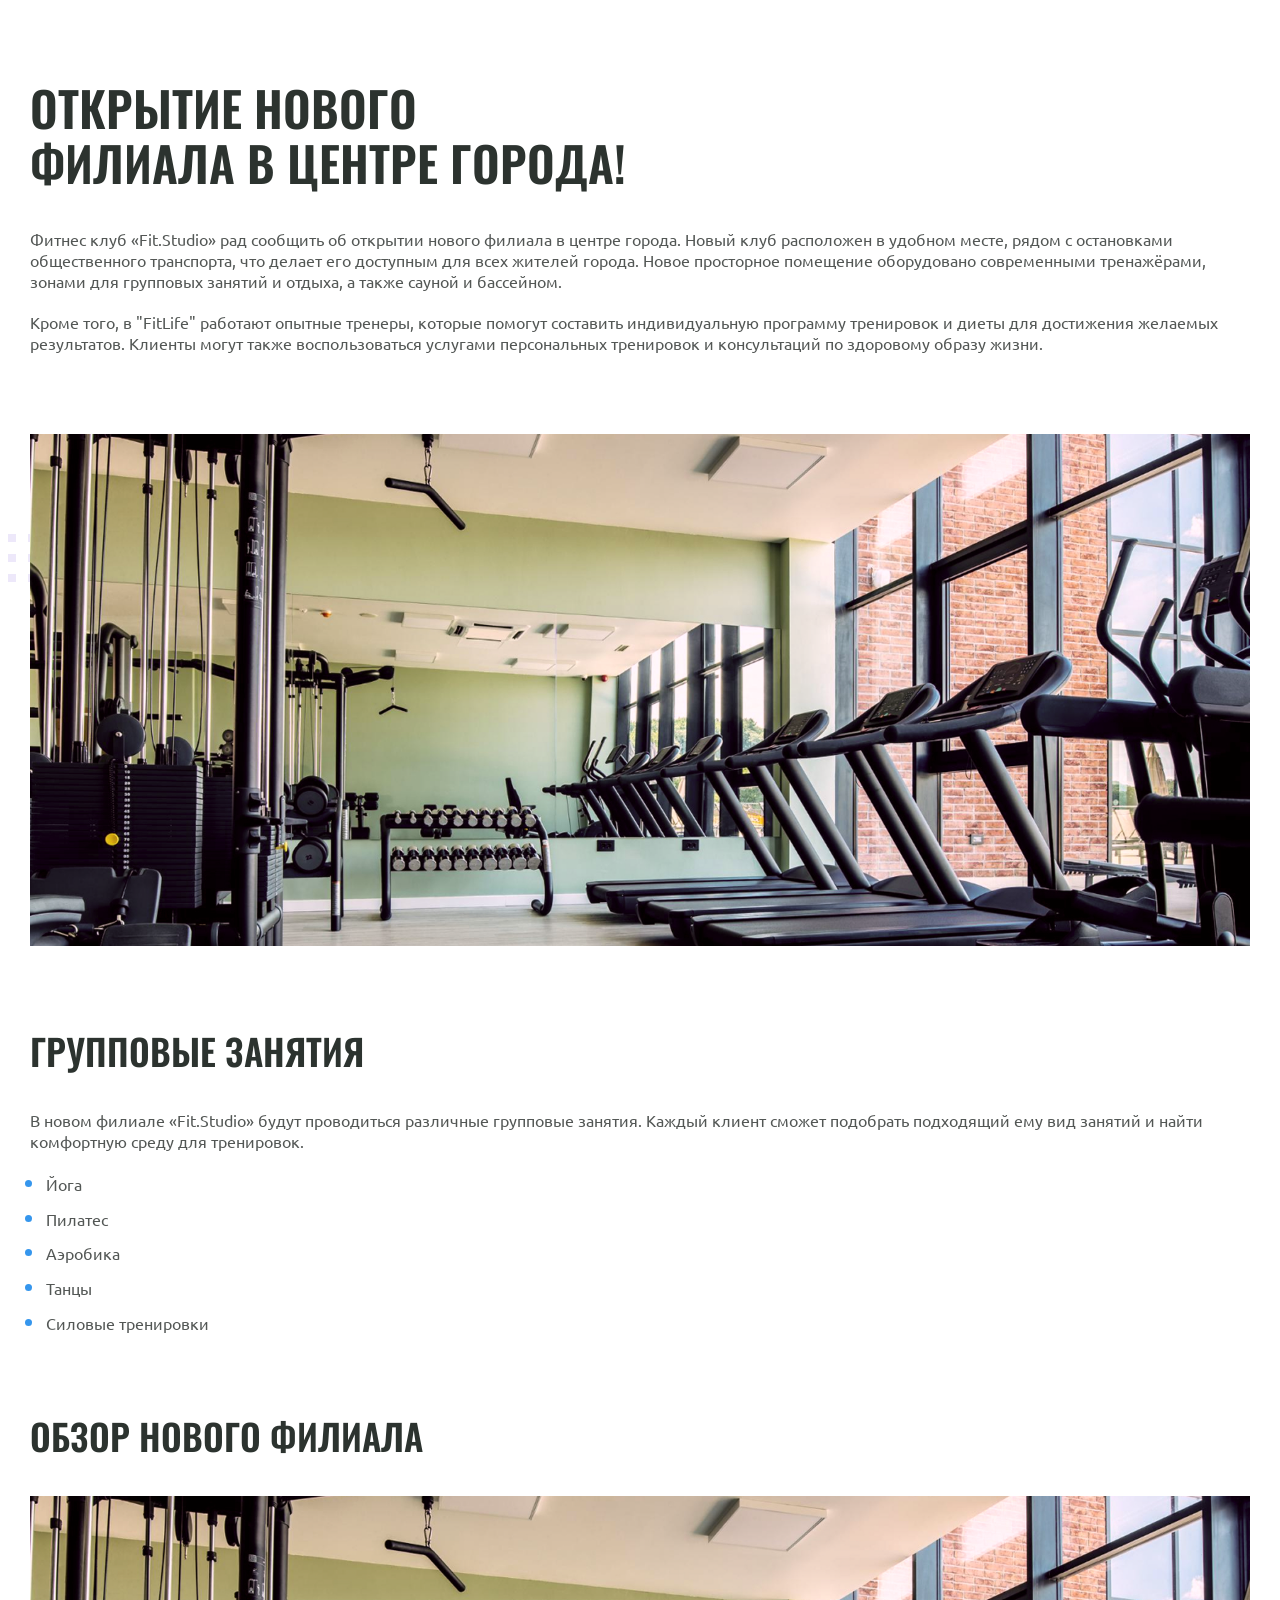
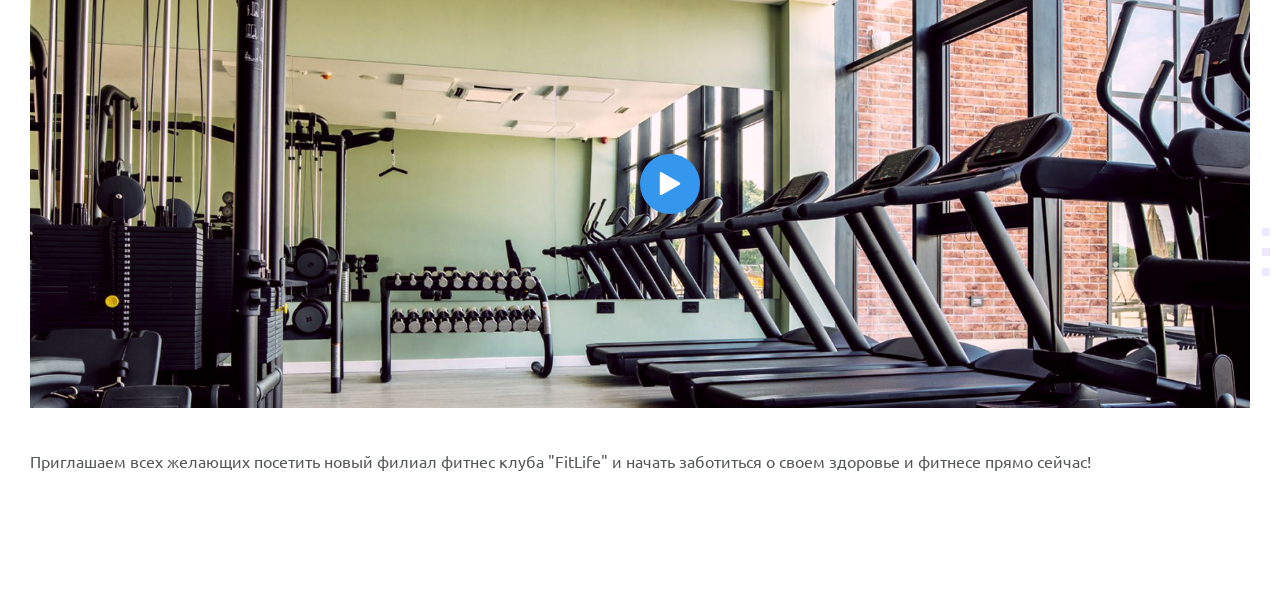
<file: 07_pseudo-elements/article.html>
<!doctype html>
<html lang="ru">
  <head>
    <meta charset="UTF-8" />
    <meta name="viewport" content="width=device-width, initial-scale=1.0" />
    <title>Fit Studio - Открытие нового филиала!</title>
    <link rel="stylesheet" href="./css/normalize.css" />
    <link rel="stylesheet" href="./css/fonts.css" />
    <link rel="stylesheet" href="./css/article.css" />
  </head>
  <body>
    <article class="article">
      <div class="container">
        <h1 class="article-title article-title-large">
          Открытие нового филиала в центре города!
        </h1>
        <p class="article-text">
          Фитнес клуб «Fit.Studio» рад сообщить об открытии нового филиала
          в центре города. Новый клуб расположен в удобном месте, рядом
          с остановками общественного транспорта, что делает его доступным
          для всех жителей города. Новое просторное помещение оборудовано
          современными тренажёрами, зонами для групповых занятий и отдыха,
          а также сауной и бассейном.
        </p>
        <p class="article-text article-mb-1">
          Кроме того, в "FitLife" работают опытные тренеры, которые помогут
          составить индивидуальную программу тренировок и диеты для достижения
          желаемых результатов. Клиенты могут также воспользоваться услугами
          персональных тренировок и консультаций по здоровому образу жизни.
        </p>
        <div class="article-decor-wrapper article-decor-wrapper-1 article-mb-1">
          <img
            class="article-img"
            src="./images/gym-img.png"
            width="1220"
            height="512"
            alt="Тренажерный зал"
          />
        </div>

        <h2 class="article-title article-title-medium">Групповые занятия</h2>
        <p class="article-text">
          В новом филиале «Fit.Studio» будут проводиться различные групповые
          занятия. Каждый клиент сможет подобрать подходящий ему вид занятий
          и найти комфортную среду для тренировок.
        </p>
        <ul class="article-list article-text article-mb-1">
          <li class="article-item">Йога</li>
          <li class="article-item">Пилатес</li>
          <li class="article-item">Аэробика</li>
          <li class="article-item">Танцы</li>
          <li class="article-item">Силовые тренировки</li>
        </ul>
        <h2 class="article-title article-title-medium">Обзор нового филиала</h2>
        <div class="article-decor-wrapper article-decor-wrapper-2 article-mb-2">
          <button class="article-play-button">
            <img
              src="./images/play.svg"
              width="24"
              height="24"
              alt="Запустить"
            />
          </button>
          <img
            class="article-img"
            src="./images/gym-img.png"
            width="1220"
            height="512"
            alt="Тренажерный зал"
          />
        </div>
        <p class="article-text">
          Приглашаем всех желающих посетить новый филиал фитнес клуба "FitLife"
          и начать заботиться о своем здоровье и фитнесе прямо сейчас!
        </p>
      </div>
    </article>
  </body>
</html>
</file>
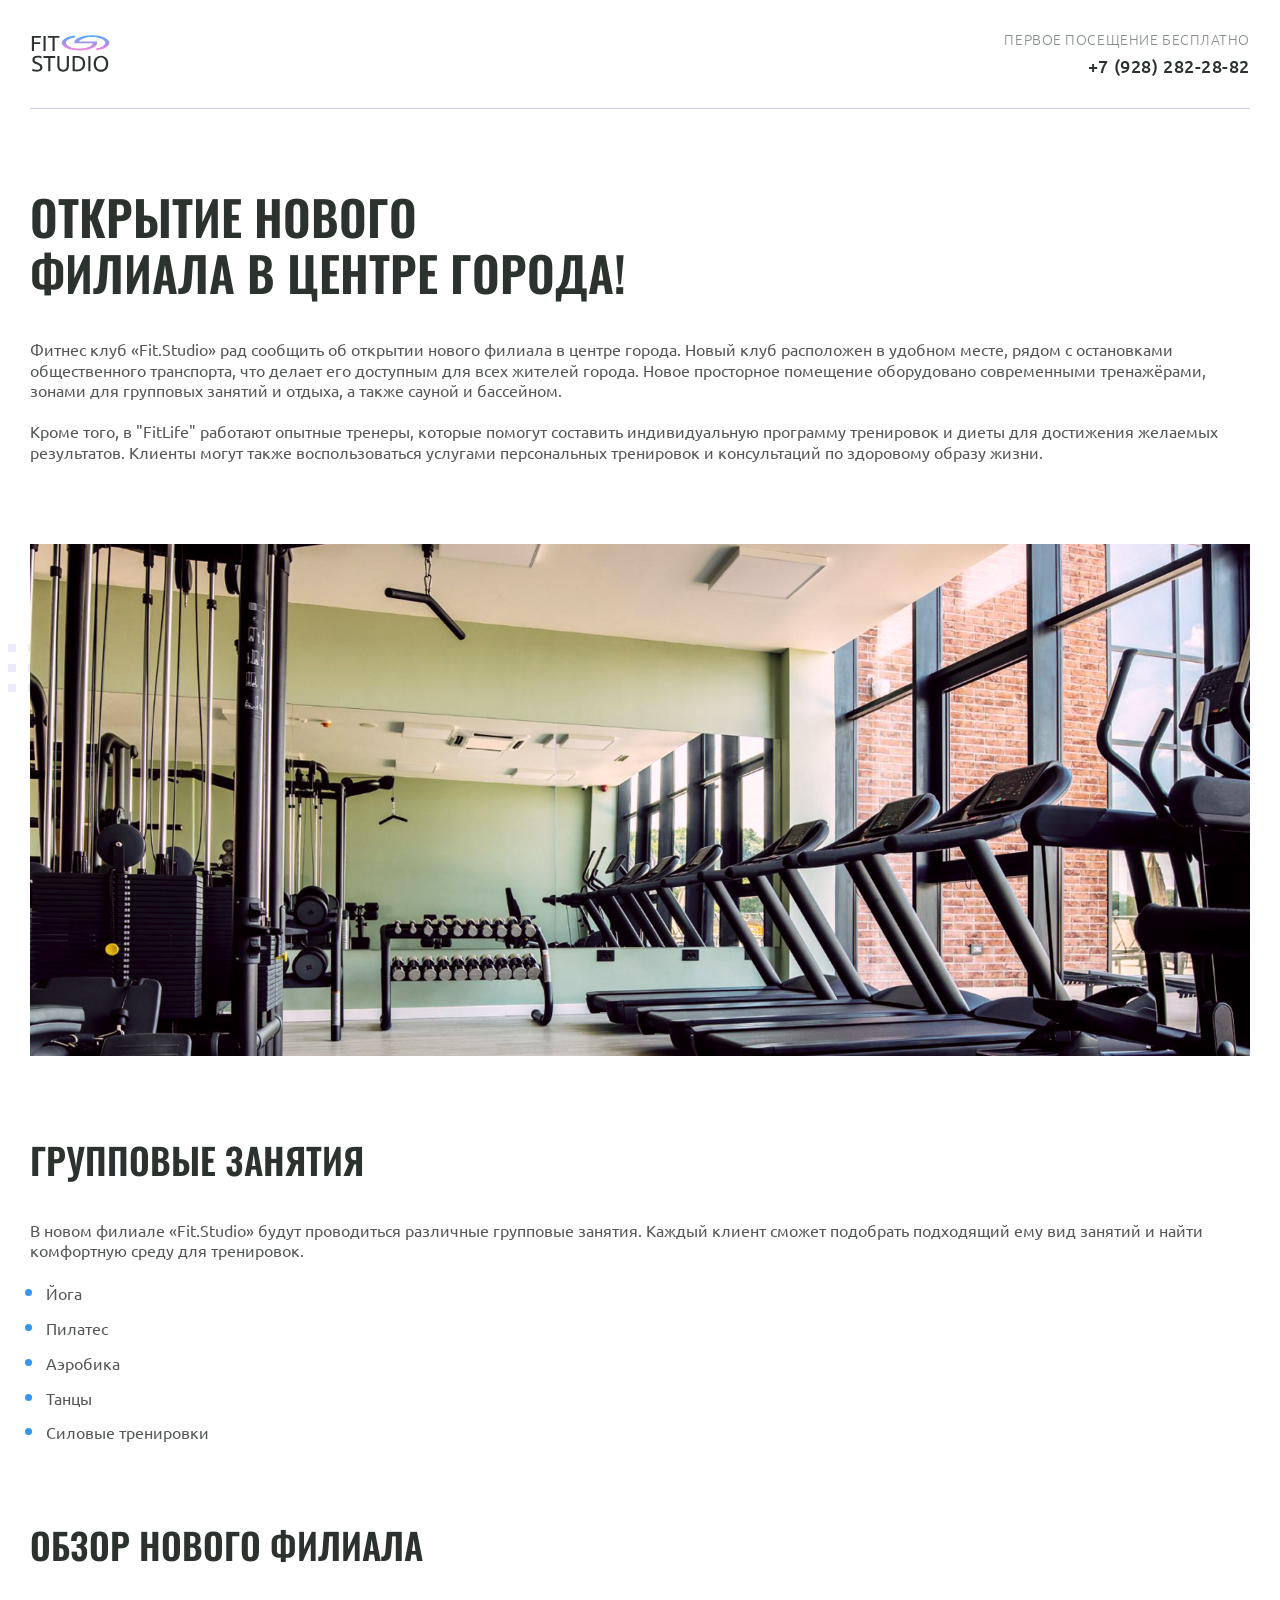
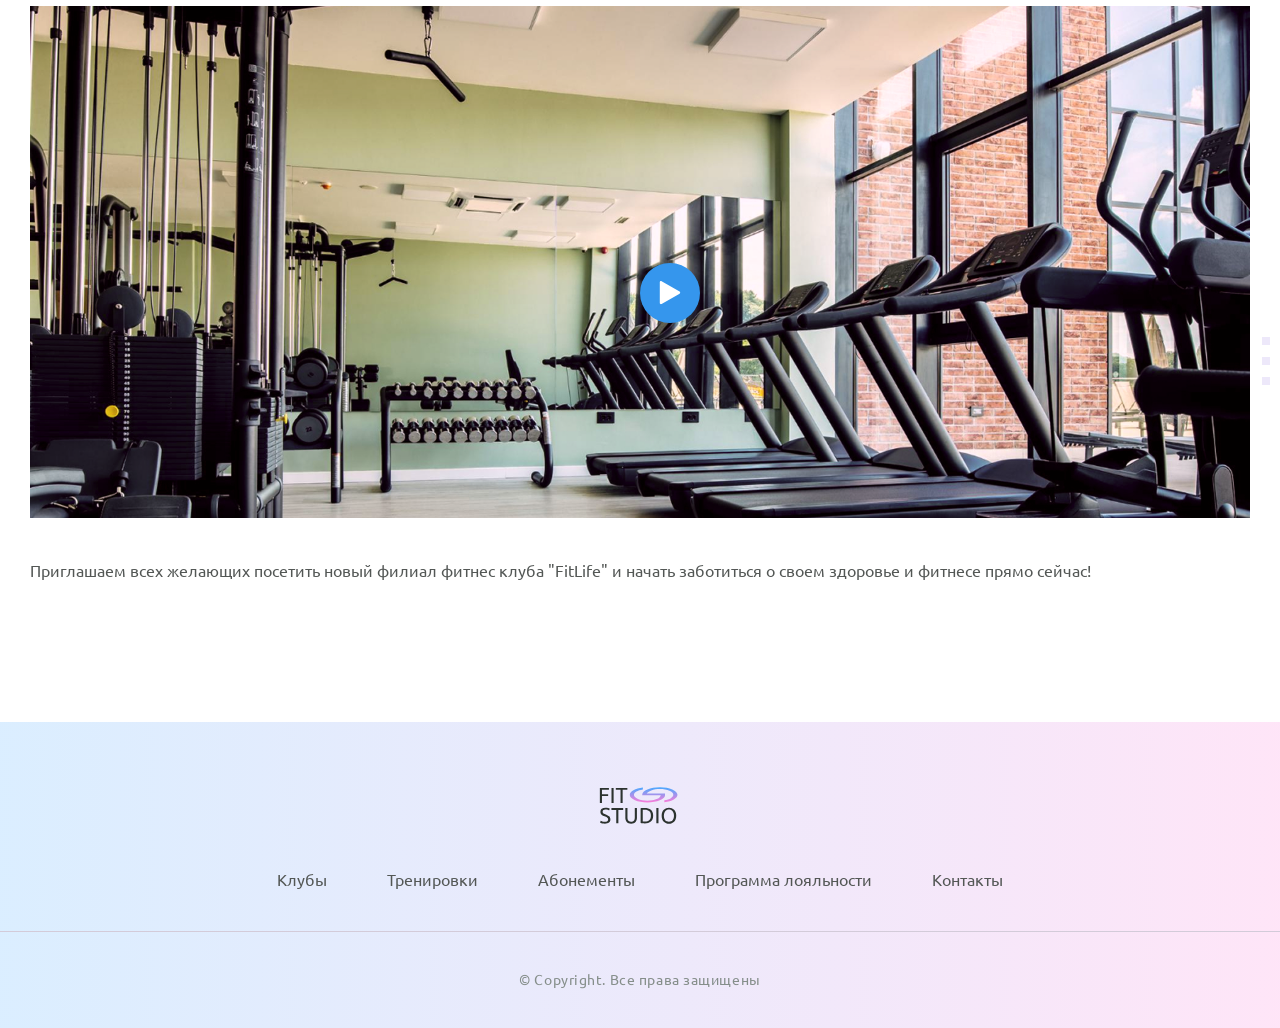
<file: 09_shapka-podval/article.html>
<!doctype html>
<html lang="ru">
  <head>
    <meta charset="UTF-8" />
    <meta name="viewport" content="width=device-width, initial-scale=1.0" />
    <title>Fit Studio - Открытие нового филиала!</title>
    <link rel="stylesheet" href="./css/normalize.css" />
    <link rel="stylesheet" href="./css/fonts.css" />
    <link rel="stylesheet" href="./css/globals.css" />
    <link rel="stylesheet" href="./css/header.css" />
    <link rel="stylesheet" href="./css/article.css" />
    <link rel="stylesheet" href="./css/footer.css" />
    <link
      rel="icon"
      type="image/svg+xml"
      sizes="128x128"
      href="./images/favicon.svg"
    />
  </head>
  <body>
    <header class="header">
      <div class="container">
        <div class="header-inner">
          <a href="/">
            <img
              src="./images/logo.svg"
              width="84"
              height="45"
              alt="Логотип fit Studio"
            />
          </a>
          <div class="phone">
            <p>Первое посещение бесплатно</p>
            <a href="tel:+79282822882">+7 (928) 282-28-82</a>
          </div>
        </div>
      </div>
    </header>
    <article class="article">
      <div class="container">
        <h1 class="article-title article-title-large">
          Открытие нового филиала в центре города!
        </h1>
        <p class="article-text">
          Фитнес клуб «Fit.Studio» рад сообщить об открытии нового филиала
          в центре города. Новый клуб расположен в удобном месте, рядом
          с остановками общественного транспорта, что делает его доступным
          для всех жителей города. Новое просторное помещение оборудовано
          современными тренажёрами, зонами для групповых занятий и отдыха,
          а также сауной и бассейном.
        </p>
        <p class="article-text article-mb-1">
          Кроме того, в "FitLife" работают опытные тренеры, которые помогут
          составить индивидуальную программу тренировок и диеты для достижения
          желаемых результатов. Клиенты могут также воспользоваться услугами
          персональных тренировок и консультаций по здоровому образу жизни.
        </p>
        <div class="article-decor-wrapper article-decor-wrapper-1 article-mb-1">
          <img
            class="article-img"
            src="./images/gym-img.png"
            width="1220"
            height="512"
            alt="Тренажерный зал"
          />
        </div>

        <h2 class="article-title article-title-medium">Групповые занятия</h2>
        <p class="article-text">
          В новом филиале «Fit.Studio» будут проводиться различные групповые
          занятия. Каждый клиент сможет подобрать подходящий ему вид занятий
          и найти комфортную среду для тренировок.
        </p>
        <ul class="article-list article-text article-mb-1">
          <li class="article-item">Йога</li>
          <li class="article-item">Пилатес</li>
          <li class="article-item">Аэробика</li>
          <li class="article-item">Танцы</li>
          <li class="article-item">Силовые тренировки</li>
        </ul>
        <h2 class="article-title article-title-medium">Обзор нового филиала</h2>
        <div class="article-decor-wrapper article-decor-wrapper-2 article-mb-2">
          <button class="article-play-button">
            <img
              src="./images/play.svg"
              width="24"
              height="24"
              alt="Запустить"
            />
          </button>
          <img
            class="article-img"
            src="./images/gym-img.png"
            width="1220"
            height="512"
            alt="Тренажерный зал"
          />
        </div>
        <p class="article-text">
          Приглашаем всех желающих посетить новый филиал фитнес клуба "FitLife"
          и начать заботиться о своем здоровье и фитнесе прямо сейчас!
        </p>
      </div>
    </article>
    <footer class="footer">
      <div class="footer-top">
        <div class="container">
          <a class="footer-logo" href="/">
            <img
              src="./images/logo.svg"
              width="84"
              height="45"
              alt="Логотип fit Studio"
            />
          </a>
          <nav class="menu">
            <ul>
              <li><a href="#">Клубы</a></li>
              <li><a href="#">Тренировки</a></li>
              <li><a href="#">Абонементы</a></li>
              <li><a href="#">Программа лояльности</a></li>
              <li><a href="#">Контакты</a></li>
            </ul>
          </nav>
        </div>
      </div>
      <div class="container">
        <p class="copyright">&copy; Copyright. Все права защищены</p>
      </div>
    </footer>
  </body>
</html>
</file>
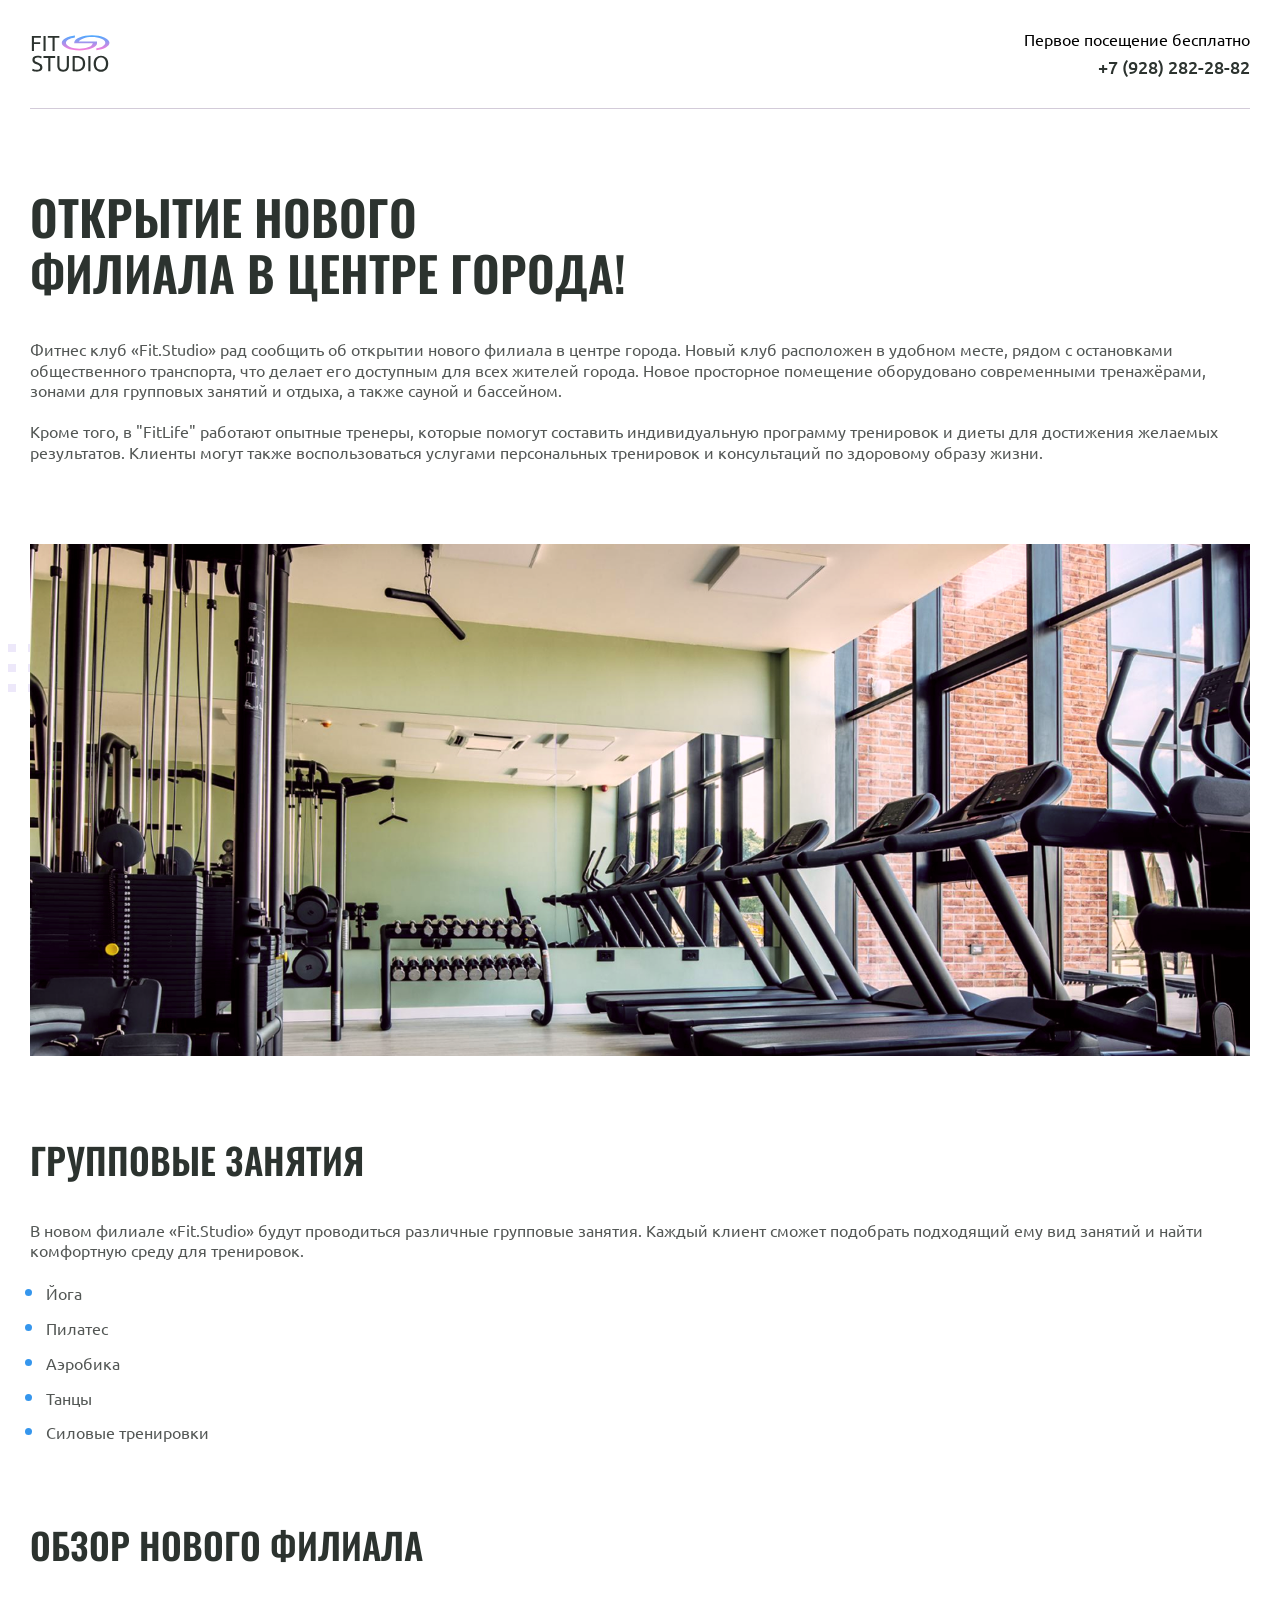
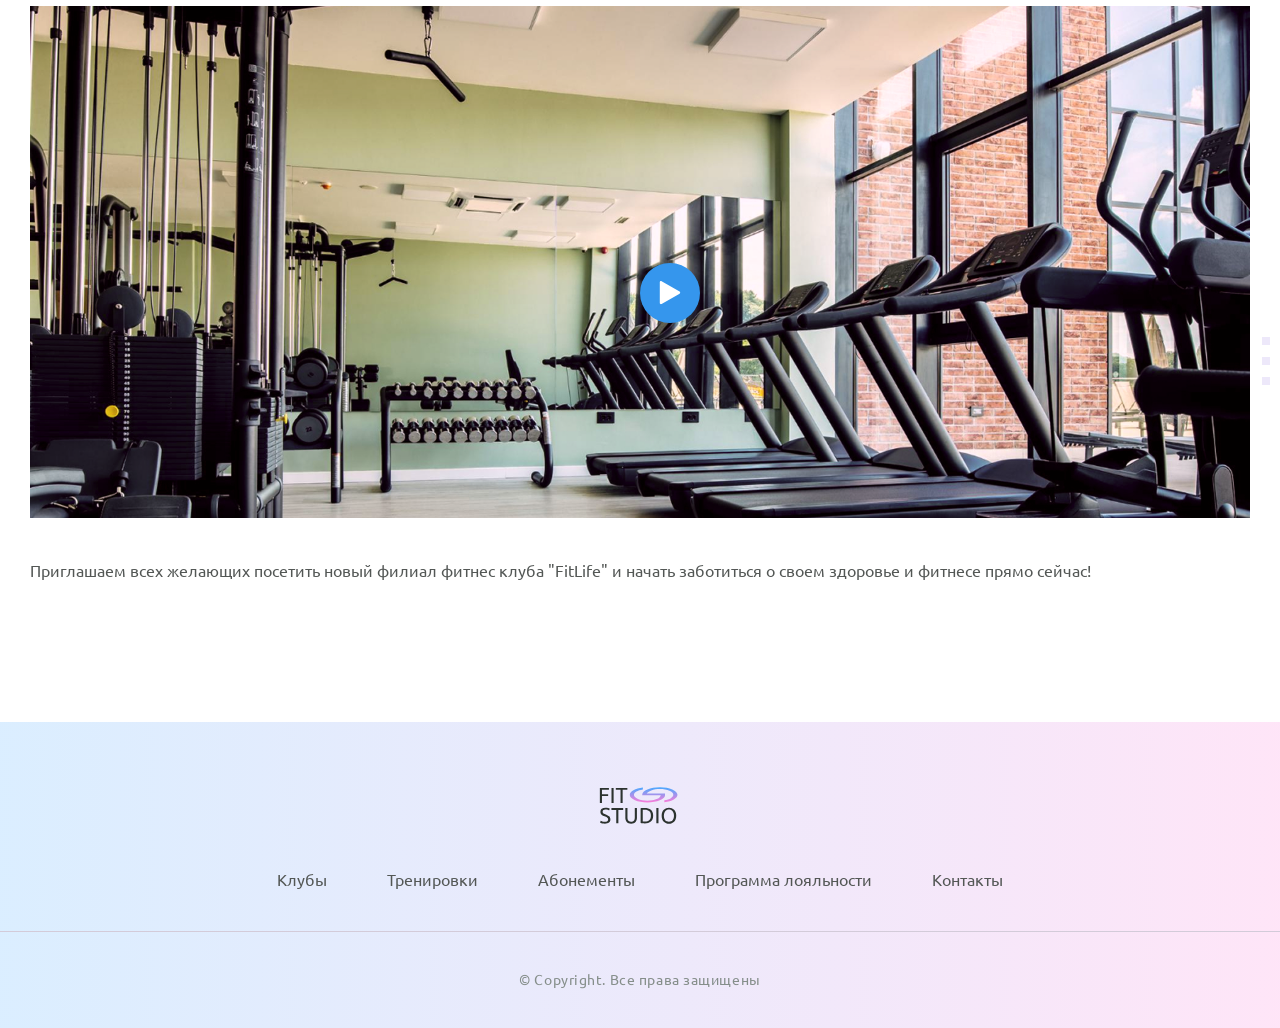
<file: 10_shapka-podval/article.html>
<!doctype html>
<html lang="ru">
  <head>
    <meta charset="UTF-8" />
    <meta name="viewport" content="width=device-width, initial-scale=1.0" />
    <title>Fit Studio - Открытие нового филиала!</title>
    <link rel="stylesheet" href="./css/normalize.css" />
    <link rel="stylesheet" href="./css/fonts.css" />
    <link rel="stylesheet" href="./css/globals.css" />
    <link rel="stylesheet" href="./css/header.css" />
    <link rel="stylesheet" href="./css/article.css" />
    <link rel="stylesheet" href="./css/footer.css" />
    <link
      rel="icon"
      type="image/svg+xml"
      sizes="128x128"
      href="./images/favicon.svg"
    />
  </head>
  <body>
    <header class="header">
      <div class="container">
        <div class="header-inner">
          <a href="/">
            <img
              src="./images/logo.svg"
              width="84"
              height="45"
              alt="Логотип fit Studio"
            />
          </a>
          <div class="phone">
            <p>Первое посещение бесплатно</p>
            <a href="tel:+79282822882">+7 (928) 282-28-82</a>
          </div>
        </div>
      </div>
    </header>
    <article class="article">
      <div class="container">
        <h1 class="title-large">Открытие нового филиала в центре города!</h1>
        <p class="article-text">
          Фитнес клуб «Fit.Studio» рад сообщить об открытии нового филиала
          в центре города. Новый клуб расположен в удобном месте, рядом
          с остановками общественного транспорта, что делает его доступным
          для всех жителей города. Новое просторное помещение оборудовано
          современными тренажёрами, зонами для групповых занятий и отдыха,
          а также сауной и бассейном.
        </p>
        <p class="article-text article-mb-1">
          Кроме того, в "FitLife" работают опытные тренеры, которые помогут
          составить индивидуальную программу тренировок и диеты для достижения
          желаемых результатов. Клиенты могут также воспользоваться услугами
          персональных тренировок и консультаций по здоровому образу жизни.
        </p>
        <div class="article-decor-wrapper article-decor-wrapper-1 article-mb-1">
          <img
            class="article-img"
            src="./images/gym-img.png"
            width="1220"
            height="512"
            alt="Тренажерный зал"
          />
        </div>

        <h2 class="title-large article-title-medium">Групповые занятия</h2>
        <p class="article-text">
          В новом филиале «Fit.Studio» будут проводиться различные групповые
          занятия. Каждый клиент сможет подобрать подходящий ему вид занятий
          и найти комфортную среду для тренировок.
        </p>
        <ul class="article-list article-text article-mb-1">
          <li class="article-item">Йога</li>
          <li class="article-item">Пилатес</li>
          <li class="article-item">Аэробика</li>
          <li class="article-item">Танцы</li>
          <li class="article-item">Силовые тренировки</li>
        </ul>
        <h2 class="title-large article-title-medium">Обзор нового филиала</h2>
        <div class="article-decor-wrapper article-decor-wrapper-2 article-mb-2">
          <button class="article-play-button">
            <img
              src="./images/play.svg"
              width="24"
              height="24"
              alt="Запустить"
            />
          </button>
          <img
            class="article-img"
            src="./images/gym-img.png"
            width="1220"
            height="512"
            alt="Тренажерный зал"
          />
        </div>
        <p class="article-text">
          Приглашаем всех желающих посетить новый филиал фитнес клуба "FitLife"
          и начать заботиться о своем здоровье и фитнесе прямо сейчас!
        </p>
      </div>
    </article>
    <footer class="footer">
      <div class="footer-top">
        <div class="container">
          <a class="footer-logo" href="/">
            <img
              src="./images/logo.svg"
              width="84"
              height="45"
              alt="Логотип fit Studio"
            />
          </a>
          <nav class="menu">
            <ul>
              <li><a href="#">Клубы</a></li>
              <li><a href="#">Тренировки</a></li>
              <li><a href="#">Абонементы</a></li>
              <li><a href="#">Программа лояльности</a></li>
              <li><a href="#">Контакты</a></li>
            </ul>
          </nav>
        </div>
      </div>
      <div class="container">
        <p class="copyright">&copy; Copyright. Все права защищены</p>
      </div>
    </footer>
  </body>
</html>
</file>
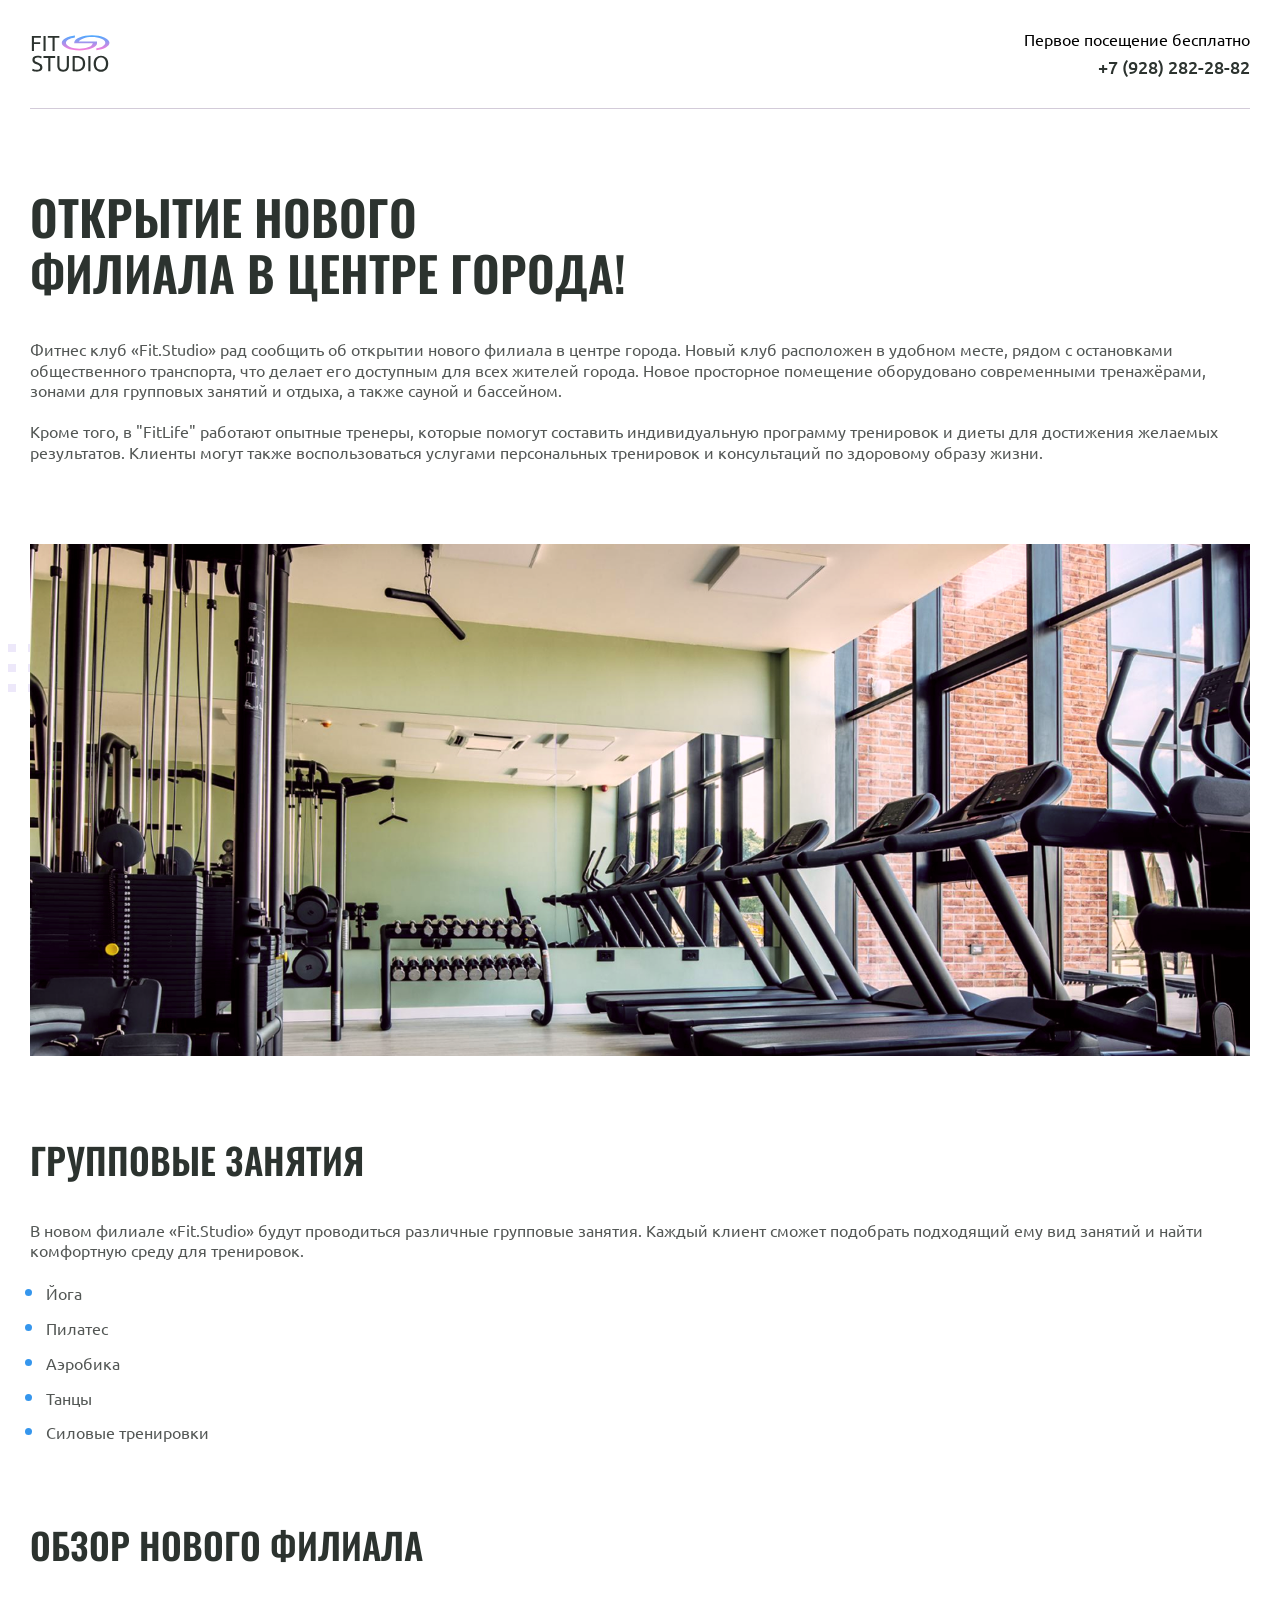
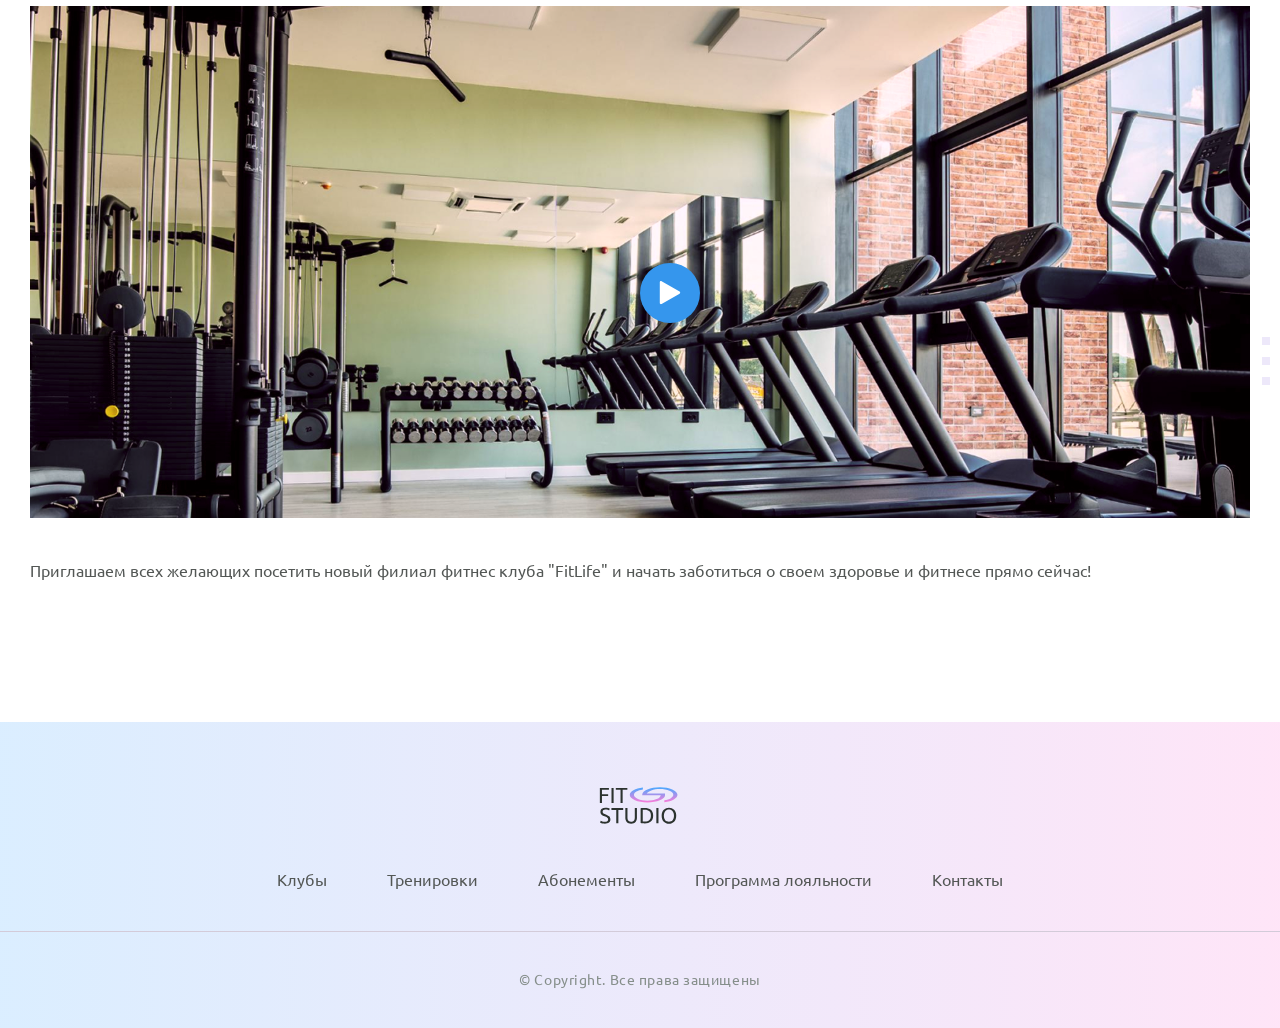
<file: 11_focus-faq/article.html>
<!doctype html>
<html lang="ru">
  <head>
    <meta charset="UTF-8" />
    <meta name="viewport" content="width=device-width, initial-scale=1.0" />
    <title>Fit Studio - Открытие нового филиала!</title>
    <link rel="stylesheet" href="./css/normalize.css" />
    <link rel="stylesheet" href="./css/fonts.css" />
    <link rel="stylesheet" href="./css/globals.css" />
    <link rel="stylesheet" href="./css/header.css" />
    <link rel="stylesheet" href="./css/article.css" />
    <link rel="stylesheet" href="./css/footer.css" />
    <link
      rel="icon"
      type="image/svg+xml"
      sizes="128x128"
      href="./images/favicon.svg"
    />
  </head>
  <body>
    <header class="header">
      <div class="container">
        <div class="header-inner">
          <a href="index.html">
            <img
              src="./images/logo.svg"
              width="84"
              height="45"
              alt="Логотип fit Studio"
            />
          </a>
          <div class="phone">
            <p>Первое посещение бесплатно</p>
            <a href="tel:+79282822882">+7 (928) 282-28-82</a>
          </div>
        </div>
      </div>
    </header>
    <article class="article">
      <div class="container">
        <h1 class="title-large">Открытие нового филиала в центре города!</h1>
        <p class="article-text">
          Фитнес клуб «Fit.Studio» рад сообщить об открытии нового филиала
          в центре города. Новый клуб расположен в удобном месте, рядом
          с остановками общественного транспорта, что делает его доступным
          для всех жителей города. Новое просторное помещение оборудовано
          современными тренажёрами, зонами для групповых занятий и отдыха,
          а также сауной и бассейном.
        </p>
        <p class="article-text article-mb-1">
          Кроме того, в "FitLife" работают опытные тренеры, которые помогут
          составить индивидуальную программу тренировок и диеты для достижения
          желаемых результатов. Клиенты могут также воспользоваться услугами
          персональных тренировок и консультаций по здоровому образу жизни.
        </p>
        <div class="article-decor-wrapper article-decor-wrapper-1 article-mb-1">
          <img
            class="article-img"
            src="./images/gym-img.png"
            width="1220"
            height="512"
            alt="Тренажерный зал"
          />
        </div>

        <h2 class="title-large article-title-medium">Групповые занятия</h2>
        <p class="article-text">
          В новом филиале «Fit.Studio» будут проводиться различные групповые
          занятия. Каждый клиент сможет подобрать подходящий ему вид занятий
          и найти комфортную среду для тренировок.
        </p>
        <ul class="article-list article-text article-mb-1">
          <li class="article-item">Йога</li>
          <li class="article-item">Пилатес</li>
          <li class="article-item">Аэробика</li>
          <li class="article-item">Танцы</li>
          <li class="article-item">Силовые тренировки</li>
        </ul>
        <h2 class="title-large article-title-medium">Обзор нового филиала</h2>
        <div class="article-decor-wrapper article-decor-wrapper-2 article-mb-2">
          <button class="article-play-button">
            <img
              src="./images/play.svg"
              width="24"
              height="24"
              alt="Запустить"
            />
          </button>
          <img
            class="article-img"
            src="./images/gym-img.png"
            width="1220"
            height="512"
            alt="Тренажерный зал"
          />
        </div>
        <p class="article-text">
          Приглашаем всех желающих посетить новый филиал фитнес клуба "FitLife"
          и начать заботиться о своем здоровье и фитнесе прямо сейчас!
        </p>
      </div>
    </article>
    <footer class="footer">
      <div class="footer-top">
        <div class="container">
          <a class="footer-logo" href="/">
            <img
              src="./images/logo.svg"
              width="84"
              height="45"
              alt="Логотип fit Studio"
            />
          </a>
          <nav class="menu">
            <ul>
              <li><a href="#">Клубы</a></li>
              <li><a href="#">Тренировки</a></li>
              <li><a href="#">Абонементы</a></li>
              <li><a href="#">Программа лояльности</a></li>
              <li><a href="#">Контакты</a></li>
            </ul>
          </nav>
        </div>
      </div>
      <div class="container">
        <p class="copyright">&copy; Copyright. Все права защищены</p>
      </div>
    </footer>
  </body>
</html>
</file>
<file: src/style.css>
*{padding: 0;margin: 0;border: 0;}
*,*:before,*:after{-webkit-box-sizing: border-box;box-sizing: border-box;}
:focus,:active{outline: none;}
a:focus,a:active{outline: none;}
nav,footer,header,aside{display: block;}
html,body{
    height:100%;width:100%;
    font-size:100%;line-height:1;-ms-text-size-adjust:100%;-moz-text-size-adjust:100%;-webkit-text-size-adjust:100%;}
input,button,textarea{font-family:inherit;}
input::-ms-clear{display: none;}
button{cursor: pointer;}
button::-moz-focus-inner{padding:0;border:0;}
a,a:visited{text-decoration: none;}
a:hover{text-decoration: none;}
ul li{list-style: none;}
img{vertical-align: top;}
h1,h2,h3,h4,h5,h6{font-size:inherit;font-weight: inherit;}
a{color:inherit;}



body {
    font-family: "Montserrat",SansSerif;
    color: black;
}

body.overflow {
    overflow: hidden;
}



.layout {
    display: -webkit-box;
    display: -ms-flexbox;
    display: flex;
    min-height: 100vh;
}

.sidebar {
    padding: 40px 24px 40px 0;
    -ms-flex-negative: 0;
    flex-shrink: 0;
    background-color: white;
}



.content {
    -webkit-box-flex: 1;
    -ms-flex-positive: 1;
    flex-grow: 1;
    background-color: #F4F4F4;
}

.container {
    display: -webkit-box;
    display: -ms-flexbox;
    display: flex;
    -webkit-box-orient: vertical;
    -webkit-box-direction: normal;
    -ms-flex-direction: column;
    flex-direction: column;
    -webkit-box-pack: center;
    -ms-flex-pack: center;
    justify-content: center;
    -webkit-box-align: center;
    -ms-flex-align: center;
    align-items: center;
    padding: 150px 60px 80px 60px;
}


.logo {
    margin-left: 60px;
    margin-bottom: 60px;
}

.sidebar__user {
    background-color: #F4F4F4;
    padding: 20px 30px;
    margin-left: 60px;
    margin-bottom: 100px;
    border-radius: 8px;
    border: 1px solid #DADEC9;
}

.sidebar__name {
    color:#161814;
    font-size: 18px;
    font-weight: 500;
    margin-bottom: 6px;
}

.sidebar__text {
    color: #AFB1A7;
    font-size: 13px;
    font-weight: 400;
    line-height: 130%; /* 16.9px */
}

.sidebar__item {
    width: 372px;
}

.sidebar__button {
    display: -webkit-box;
    display: -ms-flexbox;
    display: flex;
    -webkit-box-align: center;
    -ms-flex-align: center;
    align-items: center;
    gap: 10px;
    padding: 20px 60px;
    margin-bottom: 12px;
    border-radius: 0px 100px 100px 0px;
    -webkit-transition: all .5s;
    -o-transition: all .5s;
    transition: all .5s;
    cursor: pointer;
    width: 90%;
    color:#161814;
    font-size: 16px;
    font-weight: 500;
}

.sidebar__button.active , .sidebar__button:hover {
    width: 100%;
    background-color: #DAF765;
}


.content__title {
    color: #161814;
    font-size: 48px;
    font-weight: 700;
    margin-bottom: 40px;
}

.content__list {
    display: -webkit-box;
    display: -ms-flexbox;
    display: flex;
    -webkit-box-align: center;
    -ms-flex-align: center;
    align-items: center;
    -ms-flex-wrap: wrap;
    flex-wrap: wrap;
    gap: 20px;
}



.content__list-item  {
    cursor: pointer;
    padding: 12px 18px;
    background-color: #fff;
    border-radius: 10px;
    border: 1px solid #DADEC9;
    -webkit-transition: all .3s;
    -o-transition: all .3s;
    transition: all .3s;
}

.content__list-item:hover,.content__list-diplom:hover {
    background-color: #AFB1A7;
}

li a {
    padding: 12px 18px;

}


.content__list-diplom {
    -webkit-transition: all .3s;
    -o-transition: all .3s;
    transition: all .3s;
    display: inline-block;
    padding: 12px 18px;
    background-color: #fff;
    border-radius: 10px;
    border: 1px solid #DADEC9;
}

.content__decor {
    display: -webkit-box;
    display: -ms-flexbox;
    display: flex;
    -webkit-box-align: center;
    -ms-flex-align: center;
    align-items: center;
}

.content__decor-text {
    color:#BEDD44;
    font-size: 36px;
    font-weight: 700;
    line-height: 110%; /* 39.6px */
}

.content__block {
    max-width: 1200px;
}

.content__block.hidden {
    display: none;
}

.content__decor-img img{
    width: 100%;
}

.burger {
    display: none;
    padding: 5px;
    position: fixed;
    top: 3%;
    right: 7%;
    width: 40px;
    height: 40px;
    background-color: #161814;
    border-radius: 50%;
    z-index: 10;
    border: 1px solid #DAF765;
}

@media (max-width: 768px) {
    .burger {
        display: block;
    }

    .sidebar {
        -webkit-transition: all .3s;
        -o-transition: all .3s;
        transition: all .3s;
        -webkit-transform: translateX(-100%);
        -ms-transform: translateX(-100%);
        transform: translateX(-100%);
        position: fixed;
        top: 0;
        left: 0;
        bottom: 0;
        z-index: 5;
    }

    .sidebar.show {
        -webkit-transform: translateX(0%);
        -ms-transform: translateX(0%);
        transform: translateX(0%);
    }

    .overlay {
        opacity: 0;
        pointer-events: none;
        -webkit-transition: all .3s;
        -o-transition: all .3s;
        transition: all .3s;
        position: absolute;
        top: 0;
        right: 0;
        left: 0;
        bottom: 0;
        z-index: 3;
        background-color: #000000e0;
    }

    .overlay.show {
        opacity: 1;
        pointer-events: all;
    }

    .container {
        padding: 40px 20px;
        min-height: 100%;
    }

    .content__decor {
        margin-top: 20px;
        -webkit-box-orient: vertical;
        -webkit-box-direction: normal;
        -ms-flex-direction: column;
        flex-direction: column;
    }
}

@media (max-width: 400px) {
    .sidebar__user {
        margin-left: 0;
    }
}
</file>
<file: 03_table/style.css>
table {
  border-collapse: collapse;
  border-spacing: 0;
  font-family: Arial, Helvetica, sans-serif;
  text-align: center;
}

caption {
  border: 1px solid #000;
  border-bottom: none;
  font-weight: bold;
}

th,
td {
  border: 1px solid #000;
  padding: 2px 3px;
}

.color-red {
  color: rgb(243, 5, 5);
}
</file>
<file: 04_form-practic/style.css>
body {
  font-family: sans-serif;
}

.block-1 {
  background-color: rgb(248, 248, 248);
  width: 200px;
  border-radius: 5px;
  outline: none;
}

.title {
  font-weight: 600;
  font-size: small;
  font-style: normal;
  padding-top: 10px;
  padding-bottom: 5px;
}

.name {
  font-size: small;
  padding-top: 5px;
  padding-bottom: 5px;
}

.age {
  font-size: small;
  padding-top: 5px;
  padding-bottom: 5px;
}

.tel {
  font-size: small;
  padding-top: 5px;
  padding-bottom: 5px;
}

.email {
  font-size: small;
  padding-top: 5px;
  padding-bottom: 5px;
}

.textarea {
  padding-bottom: 40px;
}

.message {
  padding-top: 8px;
  padding-bottom: 4px;
  font-size: small;
}

.check {
  font-size: small;
  padding-top: 8px;
  padding-bottom: 8px;
}

.button {
  cursor: pointer;
  font-size: small;
  border: none;
  border-radius: 4px;
  display: block;
}

textarea {
  resize: vertical;
  max-height: 150px;
  min-height: 35px;
  width: 164px;
}

label {
  display: block;
}
</file>
<file: 08_forma/style.css>
* {
  box-sizing: border-box;
}

body {
  display: flex;
  justify-content: center;
  align-items: center;
  font-family: sans-serif;
  min-height: 100vh;
}

.form {
  border: 1px solid #333;
  border-radius: 6px;
  max-width: 400px;
  width: 100%;
  padding: 30px;
}

.form-group {
  border: none;
  padding: 0;
}

.form-group-title {
  font-weight: 700;
  padding: 0;
  margin-bottom: 15px;
}

.label {
  display: inline-block;
  margin-bottom: 15px;
}

.textarea {
  max-height: 150px;
  min-height: 30px;
  resize: vertical;
}

.input,
.textarea {
  border: 1px solid #333;
  border-radius: 6px;
  width: 100%;
  padding: 5px 12px;
  margin-bottom: 20px;
  outline: none;
}

.input:disabled,
.textarea:disabled {
  opacity: 0.5;
}

.label-checkbox {
  padding-left: 22px;
}

.checkbox {
  position: absolute;
  appearance: none;
  outline: none;
}

.checkbox::after {
  content: "";
  position: absolute;
  width: 16px;
  height: 16px;
  margin-left: -22px;
  border: 1px solid #333;
  border-radius: 4px;
  cursor: pointer;
}

.checkbox:checked::after {
  background:
    url(../08_forma/check-icon.svg) no-repeat center,
    rgb(17, 193, 167);
}

.checkbox-text {
  font-size: 14px;
  margin-bottom: 15px;
}

.button {
  border: none;
  border-radius: 6px;
  padding: 6px 18px;
  background-color: rgb(17, 193, 167);
  color: #fff;
  cursor: pointer;
  transition: opacity 0.2s;
}

.button:hover {
  opacity: 0.85;
}

.button:not(:disabled)active {
  background-color: rgb(13, 137, 119);
}

.button:disabled .checkbox:disabled::after {
  opacity: 0.5;
  cursor: default;
}

.input:focus-visible,
.textarea:focus-visible,
.button:focus-visible,
.checkbox:focus-visible::after {
  outline: 2px solid rgb(17, 193, 167);
  outline-offset: 1px;
}
</file>
<file: 10_shapka-podval/css/fonts.css>
@font-face {
  font-family: "Ubuntu";
  src: local("Ubuntu"), url("../fonts/UbuntuLight.woff2") format("woff2");
  font-weight: 300;
  font-style: normal;
  font-display: swap;
}

@font-face {
  font-family: "Ubuntu";
  src: local("Ubuntu"), url("../fonts/UbuntuRegular.woff2") format("woff2");
  font-weight: 400;
  font-style: normal;
  font-display: swap;
}

@font-face {
  font-family: "Ubuntu";
  src: local("Ubuntu"), url("../fonts/UbuntuMedium.woff2") format("woff2");
  font-weight: 500;
  font-style: normal;
  font-display: swap;
}

@font-face {
  font-family: "Oswald";
  src: local("Oswald"), url("../fonts/OswaldMedium.woff2") format("woff2");
  font-weight: 500;
  font-style: normal;
  font-display: swap;
}

@font-face {
  font-family: "Oswald";
  src: local("Oswald"), url("../fonts/OswaldSemiBold.woff2") format("woff2");
  font-weight: 600;
  font-style: normal;
  font-display: swap;
}
</file>
<file: 10_shapka-podval/css/globals.css>
html {
  font-family: Ubuntu, sans-serif;
  font-weight: 400;
}

*,
*::before,
*::after {
  box-sizing: border-box;
}

body {
  display: flex;
  flex-direction: column;
  min-height: 100vh;
}

h1,
h2,
h3,
h4,
h5,
h6,
p {
  margin: 0;
}

a {
  text-decoration: none;
}

.container {
  max-width: 1250px;
  margin: 0 auto;
  padding: 0 15px;
}

.text {
  font-weight: 400;
  font-size: 16px;
  line-height: 130%;
  color: #535755;
}

.button {
  display: inline-block;
  padding: 19px 32px;
  font-weight: 500;
  font-size: 15px;
  line-height: 130%;
  letter-spacing: 0.02em;
  text-transform: uppercase;
  text-align: center;
  color: #fff;
  background-color: #3597ed;
  transform: opacity 0.2s;
}

.button:hover {
  opacity: 0.85;
}

.section {
  margin-bottom: 140px;
}

.title-large {
  max-width: 596px;
  margin-bottom: 40px;
  font-family: Oswald, sans-serif;
  font-family: 600;
  font-size: 48px;
  line-height: 115%;
  text-transform: uppercase;
  color: #2c332f;
}

/* .article-title-medium {
  margin-bottom: 40px;
  font-weight: 600;
  font-size: 36px;
  line-height: 115%;
  text-transform: uppercase;
} */

.text-sub {
  font-weight: 300;
  font-size: 14px;
  letter-spacing: 0.04em;
  text-transform: uppercase;
  text-align: right;
  color: #858e8a;
}
</file>
<file: 10_shapka-podval/css/header.css>
.header-inner {
  display: flex;
  justify-content: space-between;
  align-items: center;
  gap: 10px;
  padding-top: 30px;
  padding-bottom: 30px;
  border-bottom: 1px solid #d3cbd9;
}

.phone {
  text-align: right;
}

.phone p {
  margin-bottom: 8px;
}

.phone a {
  font-weight: 500;
  font-size: 18px;
  color: #2c332f;
  transition: color 0.2s;
}

.phone a:hover {
  color: #3596ed;
}
</file>
<file: 10_shapka-podval/css/index.css>
.hero {
  position: relative;
  padding-top: 80px;
}

.hero::after {
  content: "";
  position: absolute;
  bottom: 106px;
  z-index: -1;
  width: 100%;
  height: 48px;
  background: url(../images/decor-large-icon.svg) repeat-x;
}

.hero-container {
  display: flex;
  align-items: center;
  gap: 28px;
}

.hero-images {
  display: flex;
}

.hero h1 {
  margin-bottom: 40px;
  font-family: Oswald, sans-serif;
  font-weight: 600;
  font-size: 62px;
  line-height: 115%;
  text-transform: uppercase;
  color: #2c332f;
}

.hero h1 strong {
  font-weight: 600;
  color: #3596ed;
}

.hero-info .text {
  max-width: 440px;
  margin-bottom: 140px;
}

.hero-images {
  position: relative;
  display: flex;
}

.hero-choose {
  position: absolute;
  top: 40px;
  left: 50%;
  transform: translate(-50%);
  max-width: 161px;
  padding: 22px;
  background: rgba(255, 255, 255, 0.9);
  border: 1px solid #535755;
  text-align: center;
}

.news-container {
  display: flex;
  gap: 28px;
}

.news-article {
  display: flex;
  flex-direction: column;
  max-width: 284px;
  background-color: #fff;
  border: 1px solid#d3cbd9;
  overflow: hidden;
}

.news-article img {
  display: block;
}

.news-date {
  display: inline-block;
  margin-bottom: 8px;
}

.news-info {
  padding: 20px 20px 0;
  margin-bottom: 12px;
}

.news-article footer {
  padding: 0 20px 20px;
  margin-top: auto;
}

.news-link {
  display: inline-flex;
  align-items: center;
  gap: 8px;
  font-weight: 400;
  font-size: 16px;
  line-height: 130%;
  color: #3596ed;
}

.news-link::after {
  content: "";
  display: inline-block;
  width: 22px;
  height: 9px;
  background-image: url(../images/arrow-right-incon.svg);
  transition: transform 0.2s;
}

.news-link:hover::after {
  transform: translateX(5px);
}
</file>
<file: 10_shapka-podval/css/footer.css>
.footer {
  padding: 60px 0 40px;
  margin-top: auto;
  background-image: linear-gradient(
    90deg,
    rgba(73, 169, 255, 0.2) 0%,
    rgba(252, 124, 217, 0.2) 100%
  );
  text-align: center;
}

.footer-top {
  padding-bottom: 40px;
  margin-bottom: 40px;
  border-bottom: 1px solid #d3cbd9;
}

.footer-logo {
  display: inline-block;
  margin-bottom: 40px;
}

.menu ul {
  display: flex;
  justify-content: center;
  align-items: center;
  list-style: none;
  gap: 60px;
  margin: 0;
  padding: 0;
}

.menu a {
  font-weight: 400;
  font-size: 16px;
  line-height: 130%;
  color: #535755;
  transform: color 0.2s;
}

.menu a:hover {
  color: #3596ed;
}

.copyright {
  font-weight: 400;
  font-size: 14px;
  letter-spacing: 0.04em;
  color: #858e8a;
}
</file>
<file: 11_focus-faq/css/fonts.css>
@font-face {
  font-family: "Ubuntu";
  src: local("Ubuntu"), url("../fonts/UbuntuLight.woff2") format("woff2");
  font-weight: 300;
  font-style: normal;
  font-display: swap;
}

@font-face {
  font-family: "Ubuntu";
  src: local("Ubuntu"), url("../fonts/UbuntuRegular.woff2") format("woff2");
  font-weight: 400;
  font-style: normal;
  font-display: swap;
}

@font-face {
  font-family: "Ubuntu";
  src: local("Ubuntu"), url("../fonts/UbuntuMedium.woff2") format("woff2");
  font-weight: 500;
  font-style: normal;
  font-display: swap;
}

@font-face {
  font-family: "Oswald";
  src: local("Oswald"), url("../fonts/OswaldMedium.woff2") format("woff2");
  font-weight: 500;
  font-style: normal;
  font-display: swap;
}

@font-face {
  font-family: "Oswald";
  src: local("Oswald"), url("../fonts/OswaldSemiBold.woff2") format("woff2");
  font-weight: 600;
  font-style: normal;
  font-display: swap;
}
</file>
<file: 11_focus-faq/css/globals.css>
html {
  font-family: Ubuntu, sans-serif;
  font-weight: 400;
}

*,
*::before,
*::after {
  box-sizing: border-box;
}

body {
  display: flex;
  flex-direction: column;
  min-height: 100vh;
}

h1,
h2,
h3,
h4,
h5,
h6,
p {
  margin: 0;
}

a {
  text-decoration: none;
}

a,
button {
  outline: none;
}

.container {
  max-width: 1250px;
  margin: 0 auto;
  padding: 0 15px;
}

.text {
  font-weight: 400;
  font-size: 16px;
  line-height: 130%;
  color: #535755;
}

.button {
  display: inline-block;
  padding: 19px 32px;
  font-weight: 500;
  font-size: 15px;
  line-height: 130%;
  letter-spacing: 0.02em;
  text-transform: uppercase;
  text-align: center;
  color: #fff;
  background-color: #3597ed;
  transform:
    opacity 0.2s,
    background-color 0.2s;
}

.button:hover {
  opacity: 0.85;
}

.button:not(:disabled)active {
  background-color: #2a7bc2;
}

button.button:disabled {
  opacity: 0.65;
  cursor: default;
}

.section {
  margin-bottom: 140px;
}

.title-large {
  max-width: 596px;
  margin-bottom: 40px;
  font-family: Oswald, sans-serif;
  font-family: 600;
  font-size: 48px;
  line-height: 115%;
  text-transform: uppercase;
  color: #2c332f;
}

.title-medium {
  font-family: Oswald, sans-serif;
  font-weight: 500;
  font-size: 24px;
  line-height: 115%;
  text-transform: uppercase;
  color: #2c332f;
}

/* .article-title-medium {
  margin-bottom: 40px;
  font-weight: 600;
  font-size: 36px;
  line-height: 115%;
  text-transform: uppercase;
} */

.text-sub {
  font-weight: 300;
  font-size: 14px;
  letter-spacing: 0.04em;
  text-transform: uppercase;
  text-align: right;
  color: #858e8a;
}

a:focus-visible,
button:focus-visible,
summary:focus-visible {
  outline: 2px solid #3597ed;
  outline-offset: 1px;
}

/* a:active {
  color: #2a7bc2;
} */
</file>
<file: 11_focus-faq/css/header.css>
.header-inner {
  display: flex;
  justify-content: space-between;
  align-items: center;
  gap: 10px;
  padding-top: 30px;
  padding-bottom: 30px;
  border-bottom: 1px solid #d3cbd9;
}

.phone {
  text-align: right;
}

.phone p {
  margin-bottom: 8px;
}

.phone a {
  font-weight: 500;
  font-size: 18px;
  color: #2c332f;
  transition: color 0.2s;
}

.phone a:hover {
  color: #3596ed;
}
</file>
<file: 11_focus-faq/css/index.css>
.hero {
  position: relative;
  padding-top: 80px;
}

.hero::after {
  content: "";
  position: absolute;
  bottom: 106px;
  z-index: -1;
  width: 100%;
  height: 48px;
  background: url(../images/decor-large-icon.svg) repeat-x;
}

.hero-container {
  display: flex;
  align-items: center;
  gap: 28px;
}

.hero-images {
  display: flex;
}

.hero h1 {
  margin-bottom: 40px;
  font-family: Oswald, sans-serif;
  font-weight: 600;
  font-size: 62px;
  line-height: 115%;
  text-transform: uppercase;
  color: #2c332f;
}

.hero h1 strong {
  font-weight: 600;
  color: #3596ed;
}

.hero-info .text {
  max-width: 440px;
  margin-bottom: 140px;
}

.hero-images {
  position: relative;
  display: flex;
}

.hero-choose {
  position: absolute;
  top: 40px;
  left: 50%;
  transform: translate(-50%);
  max-width: 161px;
  padding: 22px;
  background: rgba(255, 255, 255, 0.9);
  border: 1px solid #535755;
  text-align: center;
}

.news-container {
  display: flex;
  gap: 28px;
}

.news-article {
  display: flex;
  flex-direction: column;
  max-width: 284px;
  background-color: #fff;
  border: 1px solid#d3cbd9;
  overflow: hidden;
}

.news-article img {
  display: block;
}

.news-date {
  display: inline-block;
  margin-bottom: 8px;
}

.news-info {
  padding: 20px 20px 0;
  margin-bottom: 12px;
}

.news-article footer {
  padding: 0 20px 20px;
  margin-top: auto;
}

.news-link {
  display: inline-flex;
  align-items: center;
  gap: 8px;
  font-weight: 400;
  font-size: 16px;
  line-height: 130%;
  color: #3596ed;
}

.news-link::after {
  content: "";
  display: inline-block;
  width: 22px;
  height: 9px;
  background-image: url(../images/arrow-right-incon.svg);
  transition: transform 0.2s;
}

.news-link:hover::after {
  transform: translateX(5px);
}

.faq {
  position: relative;
}

.faq::before {
  content: "";
  position: absolute;
  top: 215px;
  z-index: -1;
  width: calc(50% - 250px);
  height: 48px;
  background: url(../images/decor-large-icon.svg) repeat-x;
}

.faq-container {
  display: flex;
  gap: 28px;
}

details {
  margin-bottom: 20px;
  border-block: 1px solid #d3cbd9;
}

details[open] summary::after {
  transform: rotate(180deg);
}

summary {
  display: flex;
  align-items: center;
  justify-content: space-between;
  gap: 10px;
  list-style: none;
  padding: 20px;
  cursor: pointer;
}

summary::after {
  content: "";
  display: inline-block;
  width: 17px;
  height: 22px;
  background: url("../images/arrow-down.icon.svg") no-repeat center / cover;
}

summary::-webkit-details-marker {
  display: none;
}

details > p {
  padding: 0 20px 20px;
}
</file>
<file: 11_focus-faq/css/footer.css>
.footer {
  padding: 60px 0 40px;
  margin-top: auto;
  background-image: linear-gradient(
    90deg,
    rgba(73, 169, 255, 0.2) 0%,
    rgba(252, 124, 217, 0.2) 100%
  );
  text-align: center;
}

.footer-top {
  padding-bottom: 40px;
  margin-bottom: 40px;
  border-bottom: 1px solid #d3cbd9;
}

.footer-logo {
  display: inline-block;
  margin-bottom: 40px;
}

.menu ul {
  display: flex;
  justify-content: center;
  align-items: center;
  list-style: none;
  gap: 60px;
  margin: 0;
  padding: 0;
}

.menu a {
  font-weight: 400;
  font-size: 16px;
  line-height: 130%;
  color: #535755;
  transform: color 0.2s;
}

.menu a:hover {
  color: #3596ed;
}

.copyright {
  font-weight: 400;
  font-size: 14px;
  letter-spacing: 0.04em;
  color: #858e8a;
}
</file>
<file: 07_pseudo-elements/css/fonts.css>
@font-face {
  font-family: "Ubuntu";
  src: local("Ubuntu"), url("../fonts/UbuntuLight.woff2") format("woff2");
  font-weight: 300;
  font-style: normal;
  font-display: swap;
}

@font-face {
  font-family: "Ubuntu";
  src: local("Ubuntu"), url("../fonts/UbuntuRegular.woff2") format("woff2");
  font-weight: 400;
  font-style: normal;
  font-display: swap;
}

@font-face {
  font-family: "Ubuntu";
  src: local("Ubuntu"), url("../fonts/UbuntuMedium.woff2") format("woff2");
  font-weight: 500;
  font-style: normal;
  font-display: swap;
}

@font-face {
  font-family: "Oswald";
  src: local("Oswald"), url("../fonts/OswaldMedium.woff2") format("woff2");
  font-weight: 500;
  font-style: normal;
  font-display: swap;
}

@font-face {
  font-family: "Oswald";
  src: local("Oswald"), url("../fonts/OswaldSemiBold.woff2") format("woff2");
  font-weight: 600;
  font-style: normal;
  font-display: swap;
}
</file>
<file: 07_pseudo-elements/css/article.css>
html {
  font-family: Ubuntu, sans-serif;
  font-weight: 400;
}

body * {
  box-sizing: border-box;
}

h1,
h2,
h3,
h4,
h5,
h6,
p {
  margin: 0;
}

.article {
  padding-top: 80px;
  padding-bottom: 120px;
}

.container {
  max-width: 1250px;
  margin: 0 auto;
  padding: 0 15px;
}

.article-title {
  margin-bottom: 40px;
}

.article-title {
  max-width: 596px;
  margin-bottom: 40px;
  font-family: Oswald;
  font-family: 600;
  line-height: 115%;
  text-transform: uppercase;
  color: #2c332f;
}

.article-title-large {
  font-size: 48px;
}

.article-title-medium {
  margin-bottom: 40px;
  font-weight: 600;
  font-size: 36px;
  line-height: 115%;
  text-transform: uppercase;
}

.article-text {
  margin-bottom: 20px;
  font-weight: 400;
  font-size: 16px;
  line-height: 130%;
  color: #535755;
}

.article-mb-1 {
  margin-bottom: 80px;
}

.article-mb-2 {
  margin-bottom: 40px;
}

.article-decor-wrapper {
  position: relative;
}

.article-decor-wrapper::before {
  content: "";
  position: absolute;
  z-index: -1;
  background: url(../images/decor.svg) no-repeat;
  width: 526px;
  height: 48px;
}

.article-decor-wrapper-1::before {
  top: 100px;
  left: -350px;
}

.article-decor-wrapper-2::before {
  bottom: 136px;
  right: -350px;
}

.article-img,
.article-video {
  width: 100%;
}

.article-list {
  margin-top: 0;
  padding-left: 16px;
}

.article-item {
  margin-bottom: 12px;
}

.article-item::marker {
  font-size: 22px;
  color: #3596ed;
}

.article-play-button {
  position: absolute;
  top: 50%;
  left: 50%;
  display: flex;
  align-items: center;
  justify-content: center;
  width: 60px;
  height: 60px;
  padding: 0;
  background-color: #3596ed;
  border: none;
  border-radius: 50%;
  cursor: pointer;
}
</file>
<file: 09_shapka-podval/css/fonts.css>
@font-face {
  font-family: "Ubuntu";
  src: local("Ubuntu"), url("../fonts/UbuntuLight.woff2") format("woff2");
  font-weight: 300;
  font-style: normal;
  font-display: swap;
}

@font-face {
  font-family: "Ubuntu";
  src: local("Ubuntu"), url("../fonts/UbuntuRegular.woff2") format("woff2");
  font-weight: 400;
  font-style: normal;
  font-display: swap;
}

@font-face {
  font-family: "Ubuntu";
  src: local("Ubuntu"), url("../fonts/UbuntuMedium.woff2") format("woff2");
  font-weight: 500;
  font-style: normal;
  font-display: swap;
}

@font-face {
  font-family: "Oswald";
  src: local("Oswald"), url("../fonts/OswaldMedium.woff2") format("woff2");
  font-weight: 500;
  font-style: normal;
  font-display: swap;
}

@font-face {
  font-family: "Oswald";
  src: local("Oswald"), url("../fonts/OswaldSemiBold.woff2") format("woff2");
  font-weight: 600;
  font-style: normal;
  font-display: swap;
}
</file>
<file: 09_shapka-podval/css/globals.css>
html {
  font-family: Ubuntu, sans-serif;
  font-weight: 400;
}

*,
*::before,
*::after {
  box-sizing: border-box;
}

body {
  display: flex;
  flex-direction: column;
  min-height: 100vh;
}

h1,
h2,
h3,
h4,
h5,
h6,
p {
  margin: 0;
}

a {
  text-decoration: none;
}

.container {
  max-width: 1250px;
  margin: 0 auto;
  padding: 0 15px;
}
</file>
<file: 09_shapka-podval/css/header.css>
.header-inner {
  display: flex;
  justify-content: space-between;
  align-items: center;
  gap: 10px;
  padding-top: 30px;
  padding-bottom: 30px;
  border-bottom: 1px solid #d3cbd9;
}

.phone {
  font-weight: 300;
  font-size: 14px;
  letter-spacing: 0.04em;
  text-transform: uppercase;
  text-align: right;
  color: #858e8a;
}

.phone p {
  margin-bottom: 8px;
}

.phone a {
  font-weight: 500;
  font-size: 18px;
  color: #2c332f;
  transition: color 0.2s;
}

.phone a:hover {
  color: #3596ed;
}
</file>
<file: 09_shapka-podval/css/article.css>
.article {
  padding-top: 80px;
  padding-bottom: 120px;
}

.article-title {
  margin-bottom: 40px;
}

.article-title {
  max-width: 596px;
  margin-bottom: 40px;
  font-family: Oswald;
  font-family: 600;
  line-height: 115%;
  text-transform: uppercase;
  color: #2c332f;
}

.article-title-large {
  font-size: 48px;
}

.article-title-medium {
  margin-bottom: 40px;
  font-weight: 600;
  font-size: 36px;
  line-height: 115%;
  text-transform: uppercase;
}

.article-text {
  margin-bottom: 20px;
  font-weight: 400;
  font-size: 16px;
  line-height: 130%;
  color: #535755;
}

.article-mb-1 {
  margin-bottom: 80px;
}

.article-mb-2 {
  margin-bottom: 40px;
}

.article-decor-wrapper {
  position: relative;
}

.article-decor-wrapper::before {
  content: "";
  position: absolute;
  z-index: -1;
  background: url(../images/decor.svg) no-repeat;
  width: 526px;
  height: 48px;
}

.article-decor-wrapper-1::before {
  top: 100px;
  left: -350px;
}

.article-decor-wrapper-2::before {
  bottom: 136px;
  right: -350px;
}

.article-img,
.article-video {
  width: 100%;
}

.article-list {
  margin-top: 0;
  padding-left: 16px;
}

.article-item {
  margin-bottom: 12px;
}

.article-item::marker {
  font-size: 22px;
  color: #3596ed;
}

.article-play-button {
  position: absolute;
  top: 50%;
  left: 50%;
  display: flex;
  align-items: center;
  justify-content: center;
  width: 60px;
  height: 60px;
  padding: 0;
  background-color: #3596ed;
  border: none;
  border-radius: 50%;
  cursor: pointer;
}
</file>
<file: 09_shapka-podval/css/footer.css>
.footer {
  padding: 60px 0 40px;
  margin-top: auto;
  background-image: linear-gradient(
    90deg,
    rgba(73, 169, 255, 0.2) 0%,
    rgba(252, 124, 217, 0.2) 100%
  );
  text-align: center;
}

.footer-top {
  padding-bottom: 40px;
  margin-bottom: 40px;
  border-bottom: 1px solid #d3cbd9;
}

.footer-logo {
  display: inline-block;
  margin-bottom: 40px;
}

.menu ul {
  display: flex;
  justify-content: center;
  align-items: center;
  list-style: none;
  gap: 60px;
  margin: 0;
  padding: 0;
}

.menu a {
  font-weight: 400;
  font-size: 16px;
  line-height: 130%;
  color: #535755;
  transform: color 0.2s;
}

.menu a:hover {
  color: #3596ed;
}

.copyright {
  font-weight: 400;
  font-size: 14px;
  letter-spacing: 0.04em;
  color: #858e8a;
}
</file>
<file: 10_shapka-podval/css/article.css>
.article {
  padding-top: 80px;
  padding-bottom: 120px;
}

.article-title {
  margin-bottom: 40px;
}

.article-title-medium {
  margin-bottom: 40px;
  font-weight: 600;
  font-size: 36px;
  line-height: 115%;
  text-transform: uppercase;
}

.article-text {
  margin-bottom: 20px;
  font-weight: 400;
  font-size: 16px;
  line-height: 130%;
  color: #535755;
}

.article-mb-1 {
  margin-bottom: 80px;
}

.article-mb-2 {
  margin-bottom: 40px;
}

.article-decor-wrapper {
  position: relative;
}

.article-decor-wrapper::before {
  content: "";
  position: absolute;
  z-index: -1;
  background: url(../images/decor.svg) no-repeat;
  width: 526px;
  height: 48px;
}

.article-decor-wrapper-1::before {
  top: 100px;
  left: -350px;
}

.article-decor-wrapper-2::before {
  bottom: 136px;
  right: -350px;
}

.article-img,
.article-video {
  width: 100%;
}

.article-list {
  margin-top: 0;
  padding-left: 16px;
}

.article-item {
  margin-bottom: 12px;
}

.article-item::marker {
  font-size: 22px;
  color: #3596ed;
}

.article-play-button {
  position: absolute;
  top: 50%;
  left: 50%;
  display: flex;
  align-items: center;
  justify-content: center;
  width: 60px;
  height: 60px;
  padding: 0;
  background-color: #3596ed;
  border: none;
  border-radius: 50%;
  cursor: pointer;
}
</file>
<file: 11_focus-faq/css/article.css>
.article {
  padding-top: 80px;
  padding-bottom: 120px;
}

.article-title {
  margin-bottom: 40px;
}

.article-title-medium {
  margin-bottom: 40px;
  font-weight: 600;
  font-size: 36px;
  line-height: 115%;
  text-transform: uppercase;
}

.article-text {
  margin-bottom: 20px;
  font-weight: 400;
  font-size: 16px;
  line-height: 130%;
  color: #535755;
}

.article-mb-1 {
  margin-bottom: 80px;
}

.article-mb-2 {
  margin-bottom: 40px;
}

.article-decor-wrapper {
  position: relative;
}

.article-decor-wrapper::before {
  content: "";
  position: absolute;
  z-index: -1;
  background: url(../images/decor.svg) no-repeat;
  width: 526px;
  height: 48px;
}

.article-decor-wrapper-1::before {
  top: 100px;
  left: -350px;
}

.article-decor-wrapper-2::before {
  bottom: 136px;
  right: -350px;
}

.article-img,
.article-video {
  width: 100%;
}

.article-list {
  margin-top: 0;
  padding-left: 16px;
}

.article-item {
  margin-bottom: 12px;
}

.article-item::marker {
  font-size: 22px;
  color: #3596ed;
}

.article-play-button {
  position: absolute;
  top: 50%;
  left: 50%;
  display: flex;
  align-items: center;
  justify-content: center;
  width: 60px;
  height: 60px;
  padding: 0;
  background-color: #3596ed;
  border: none;
  border-radius: 50%;
  cursor: pointer;
  transition: background-color 0.2s;
}

.article-play-button:hover {
  background-color: #3aa3ff;
}

.article-play-button:not(:disabled)active {
  background-color: #2a7bc2;
}
</file>
